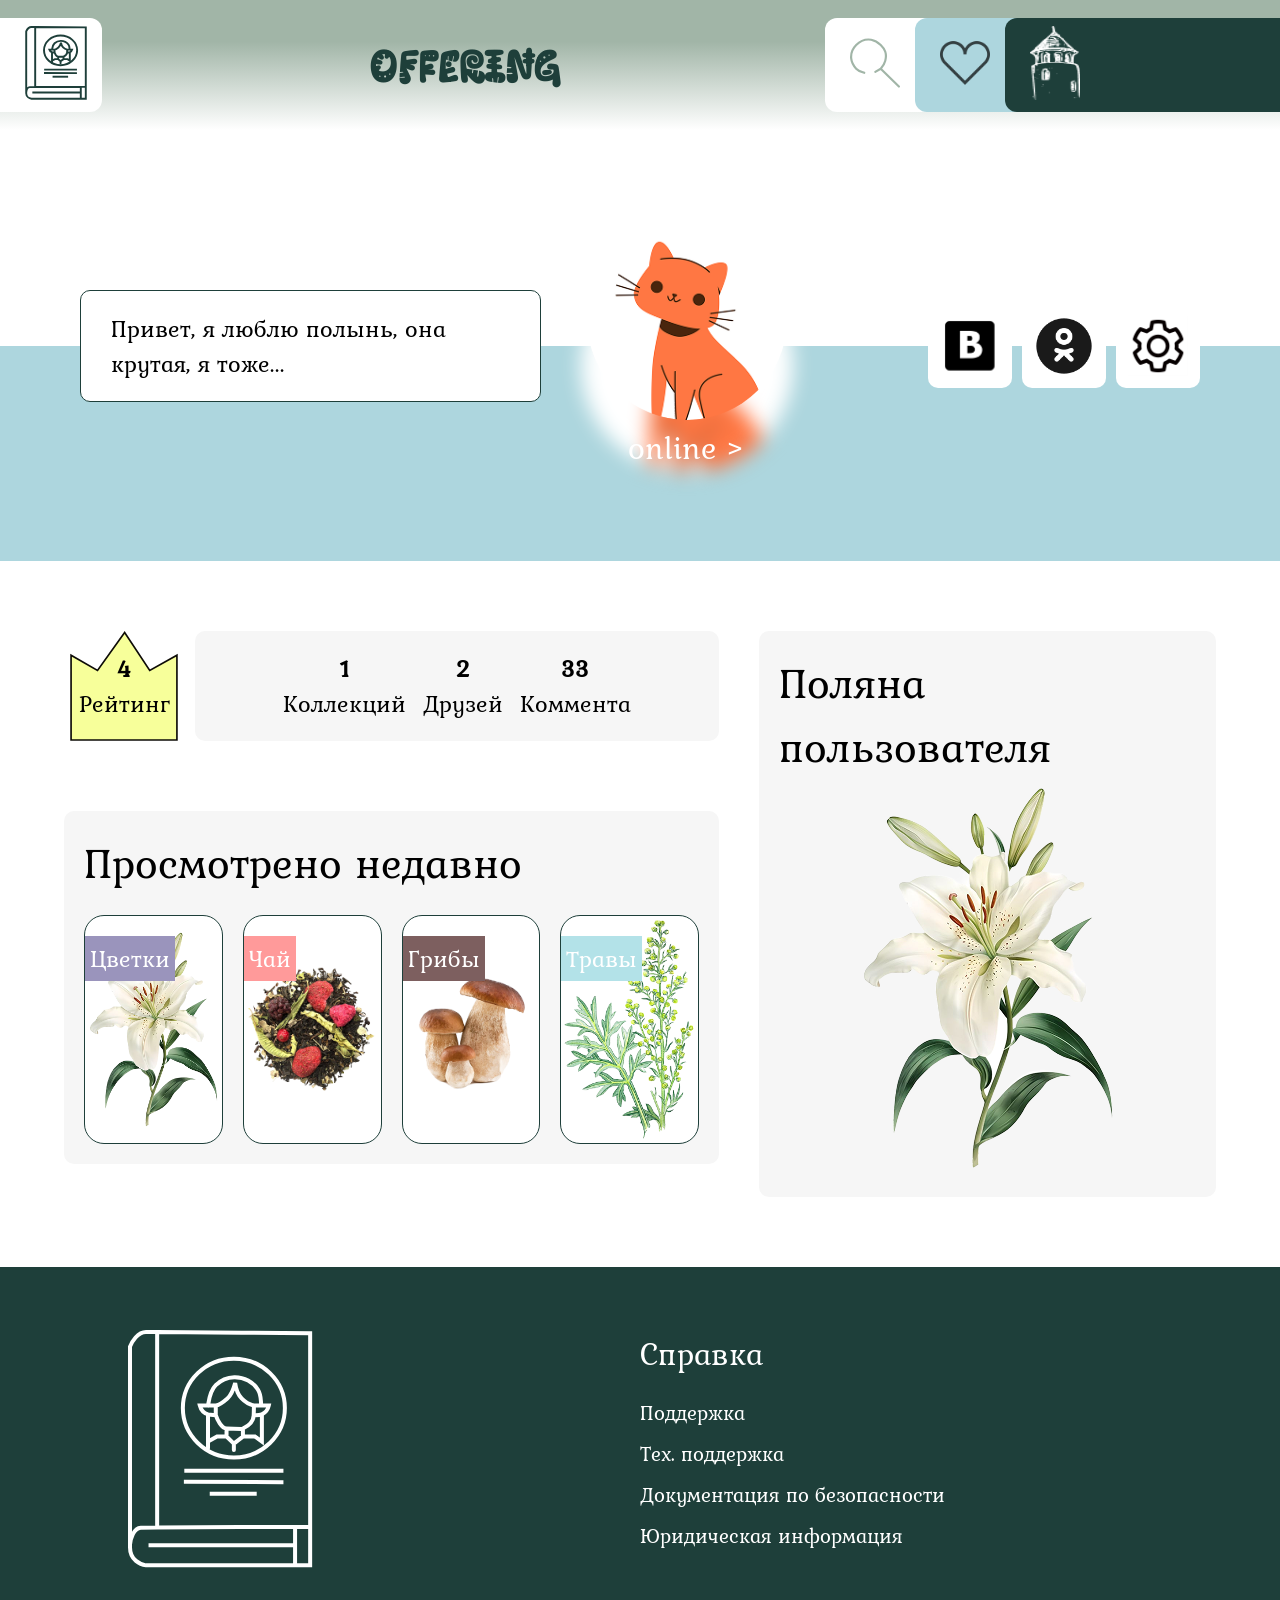
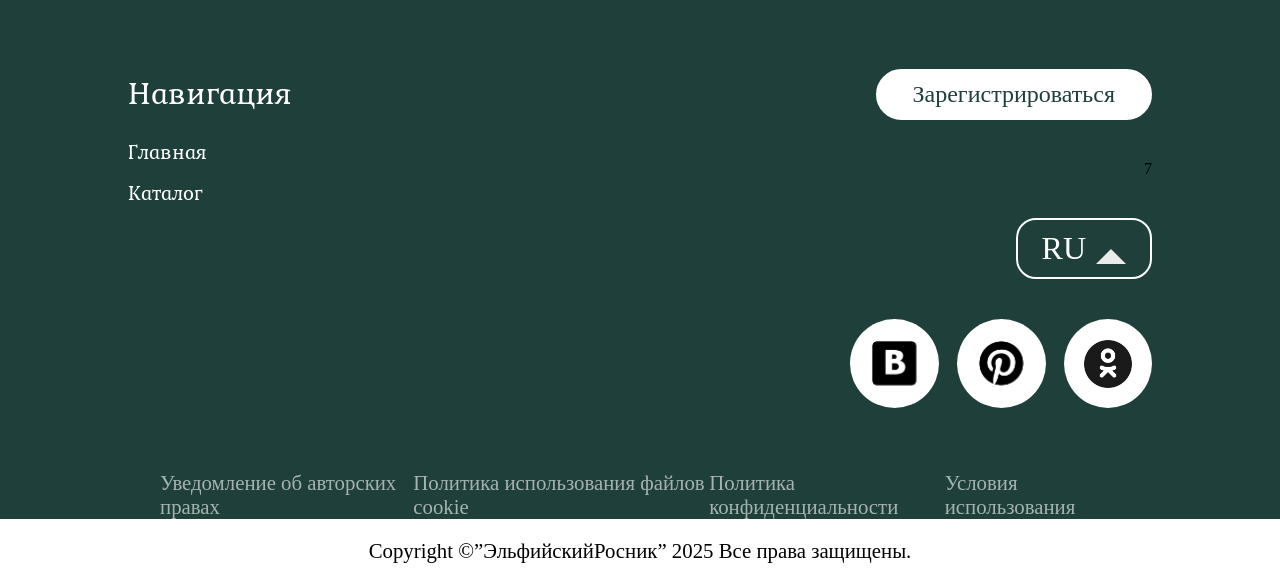
<file: pages/account.html>
<!DOCTYPE html>
<html lang="ru">
<head>
    <meta charset="UTF-8">
    <meta name="viewport" content="width=device-width, initial-scale=1.0">
    <link rel="stylesheet" href="/static/css/style.css">
    <link rel="stylesheet" href="/static/css/pages/account/blocks.css">
    <title>Аккаунт</title>
</head>
<body>
    <header class="header">
        <div class="header_block-logo">
            <a href="index.html"><img class="header_logo" src="/static/pic/base/header/logo.svg" alt="Логотип"></a>
        </div>
        <h1 class="header_username">Offering</h1>
        <nav class="navigation">
            <div class="navigation_block-menu">
                <img class="navigation_menu" src="/static/pic/base/header/menu.png" alt="меню" />
            </div>
            <div class="navigation_back navigation_back--white">
                <div class="navigation_block-icon">
                    <a href="search.html"><img class="navigation_icon" src="/static/pic/base/navigation/search.svg" alt="Поиск" /></a>
                </div>
                <div class="navigation_back navigation_back--blue">
                    <div class="navigation_block-icon">
                        <a  href="favorite.html"><img class="navigation_icon" src="/static/pic/base/navigation/favorites.svg" alt="Избранное" /></a>
                    </div>
                    <div class="navigation_back navigation_back--green">
                        <div class="navigation_block-icon">
                            <a href="account.html"><img class="navigation_icon" src="/static/pic/base/navigation/account.png" alt="Аккаунт" /></a>
                        </div>
                    </div>
                </div>
            </div>
        </nav>
    </header>
    <main class="main">
        <section class="account-hat wrapper">
            <div class="account-hat_quote">
                <div class="account-hat_quote-content">
                    <h2 class="account-hat_quote-title">Привет, я люблю полынь, она крутая, я тоже...</h2>
                </div>
            </div>
            <div class="account-hat_user">
                <div class="account-hat_user-content">
                    <img class="account-hat_user-img" src="/static/pic/account/account-hat/avatar.png">
                    <p class="account-hat_user-status">online ></p>
                </div>
            </div>
            <div class="account-hat_additionally">
                <div class="account-hat_icon-block">
                    <img class="account-hat_icon" src="/static/pic/base/footer/icon-vkontakte.svg" alt="вконтакте" />
                </div>
                <div class="account-hat_icon-block">
                    <img class="account-hat_icon" src="/static/pic/base/footer/icon-OK.svg" alt="одноклассники" />
                </div>
                <div class="account-hat_icon-block">
                    <img class="account-hat_icon" src="/static/pic/account/account-hat/setting.png" alt="" />
                </div>
            </div>
        </section>
        <section class="info wrapper">
            <div class="info_content">
                <div class="info_active">
                    <div class="info_active-rating">
                        <h3 class="info_active-count">4</h3>
                        <p class="info_active-title">Рейтинг</p>
                    </div>
                    <div class="info_active-content">
                        <div class="info_active-block">
                            <h3 class="info_active-count">1</h3>
                            <p class="info_active-title">Коллекций</p>
                        </div>
                        <div class="info_active-block">
                            <h3 class="info_active-count">2</h3>
                            <p class="info_active-title">Друзей</p>
                        </div>
                        <div class="info_active-block">
                            <h3 class="info_active-count">33</h3>
                            <p class="info_active-title">Коммента</p>
                        </div>
                    </div>
                </div>
                <div class="info_card-block">
                    <h4 class="info_card-block-title">Просмотрено недавно</h4>
                    <div class="info_card-list">
                        <article class="info_card">
                            <div class="info_card-tag info_card-tag--flower">
                                <p class="info_card-text">
                                    Цветки
                                </p>
                            </div>
                            <img class="info_card-img" src="/static/pic/base/card/flover.png" alt="" />
                        </article>
                        <article class="info_card">
                            <div class="info_card-tag info_card-tag--collection">
                                <p class="info_card-text">
                                    Чай
                                </p>
                            </div>
                            <img class="info_card-img" src="/static/pic/base/card/tea.png" alt="" />
                        </article>
                        <article class="info_card">
                            <div class="info_card-tag info_card-tag--mushroom">
                                <p class="info_card-text">
                                    Грибы
                                </p>
                            </div>
                            <img class="info_card-img" src="/static/pic/base/card/mush.png" alt="" />
                        </article>
                        <article class="info_card">
                            <div class="info_card-tag info_card-tag--grass">
                                <p class="info_card-text">
                                    Травы
                                </p>
                            </div>
                            <img class="info_card-img" src="/static/pic/base/card/grass.png" alt="" />
                        </article>
                    </div>
                </div>
            </div>
            <div class="info_block">
                <h4 class="info_block-title">Поляна пользователя</h4>
                <img class="info_block-img" src="/static/pic/base/card/flover.png" alt="" />
            </div>
        </section>
    </main>
    <footer class="footer">
            <div class="footer_container ">
                <div class="footer_content wrapper">
                    <a href="index.html" class="footer_logo">
                        <img class="footer_logo-icon" src="/static/pic/base/footer/logo.svg" alt="логотип">
                    </a>
                    <div class="footer_content-text">
                        <h3 class="footer_content-title">Справка</h3>
                        <div class="footer_block-text">
                            <a class="footer_text" href="/"><p>Поддержка</p></a>
                            <a class="footer_text" href="/"><p>Тех. поддержка</p></a>
                            <a class="footer_text" href="/"><p>Документация по безопасности</p></a>
                            <a class="footer_text" href="/"><p>Юридическая информация</p></a>
                        </div>
                    </div>
                    <div class="footer_content-text">
                        <h3 class="footer_content-title">Навигация</h3>
                        <div class="footer_block-text">
                            <a class="footer_text" href="index.html"><p>Главная</p></a>
                            <a class="footer_text" href="#"><p>Каталог</p></a>
                        </div>
                    </div>
                    <div class="footer_btn-block">
                        <a href="regidtration.html"><button class="btn btn--white">Зарегистрироваться</button></a>7
                        <div class="lang">
                            <div class="lang_block lang_block--white">
                                <p class="lang_selector lang_selector--white">RU</p>
                                <div class="lang_arrow lang_arrow--white"></div>
                            </div>
                        </div>
                        <div class="footer_social">
                            <div class="footer_social-block">
                                <img class="footer_social-icon" src="/static/pic/base/footer/icon-vkontakte.svg" alt="вконтакте" />
                            </div>
                            <div class="footer_social-block">
                                <img class="footer_social-icon" src="/static/pic/base/footer/icon-pinterest.svg" alt="пинтерест" />
                            </div>
                            <div class="footer_social-block">
                                <img class="footer_social-icon" src="/static/pic/base/footer/icon-OK.svg" alt="одноклассники" />
                            </div>
                        </div>
                    </div>
                </div>
                <div class="footer_politic">
                    <a href="/" class="footer_politic-text" ><p>Уведомление об авторских правах</p></a>
                    <a href="/" class="footer_politic-text"><p>Политика использования файлов cookie</p></a>
                    <a href="/" class="footer_politic-text"><p>Политика конфиденциальности</p></a>
                    <a href="/" class="footer_politic-text"><p>Условия использования</p></a>
                </div>
            </div>
            <div class="footer_company">
                <p class="footer_company-text">Copyright &copy;”ЭльфийскийРосник” 2025 Все права защищены.</p>
            </div>
            <p class="footer_decor">Эльфийский росник</p>
        </footer>
</body>
</html>
</file>
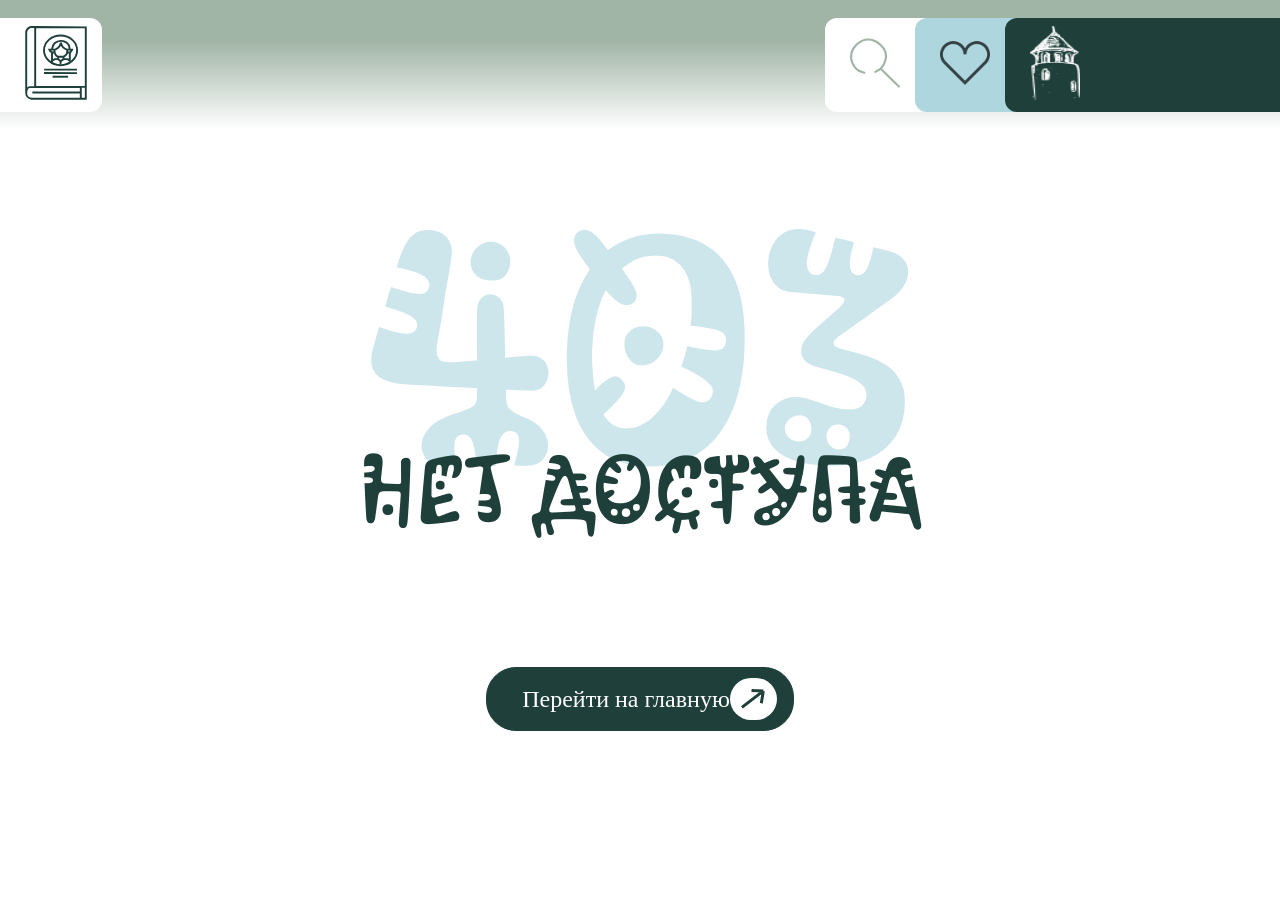
<file: pages/error403.html>
<!doctype html>
<html lang="en">
<head>
  <meta charset="UTF-8">
  <meta name="viewport"
        content="width=device-width, user-scalable=no, initial-scale=1.0, maximum-scale=1.0, minimum-scale=1.0">
  <link rel="stylesheet" href="../static/css/style.css">
  <link rel="stylesheet" href="../static/css/pages/errors/error.css">
  <title>Ошибка 403</title>
</head>
<body>
  <header class="header">
    <div class="header_block-logo">
        <a href="index.html"><img class="header_logo" src="/static/pic/base/header/logo.svg" alt="Логотип"></a>
    </div>
    <nav class="navigation">
        <div class="navigation_block-menu">
            <img class="navigation_menu" src="/static/pic/base/header/menu.png">
        </div>
        <div class="navigation_back navigation_back--white">
            <div class="navigation_block-icon">
                <a href="search.html"><img class="navigation_icon" src="/static/pic/base/navigation/search.svg" alt="поиск"></a>
            </div>
            <div class="navigation_back navigation_back--blue">
                <div class="navigation_block-icon">
                    <a  href="d.html"><img class="navigation_icon" src="/static/pic/base/navigation/favorites.svg" alt="избранное"></a>
                </div>
                <div class="navigation_back navigation_back--green">
                    <div class="navigation_block-icon">
                        <a href="account.html"><img class="navigation_icon" src="/static/pic/base/navigation/account.png" alt="аккаунт"></a>
                    </div>
                </div>
            </div>
        </div>
    </nav>
  </header> 

<main class="main">
  <section class="error wrapper">
    <div class="error_title-block">
      <h1 class="error_number error_number--blue">403</h1>
      <h2 class="error_title">Нет доступа</h2>
    </div>
    <div class="error_title-block">
      <button class="btn btn--right-padding">
        Перейти на главную
        <div class="error_arrow-block">
          <img class="error_arrow" src="../static/pic/index/page-main/arrow.svg" alt="Стрелка">
        </div>
      </button>
    </div>
  </section>
</main>
</body>
</html>
</file>
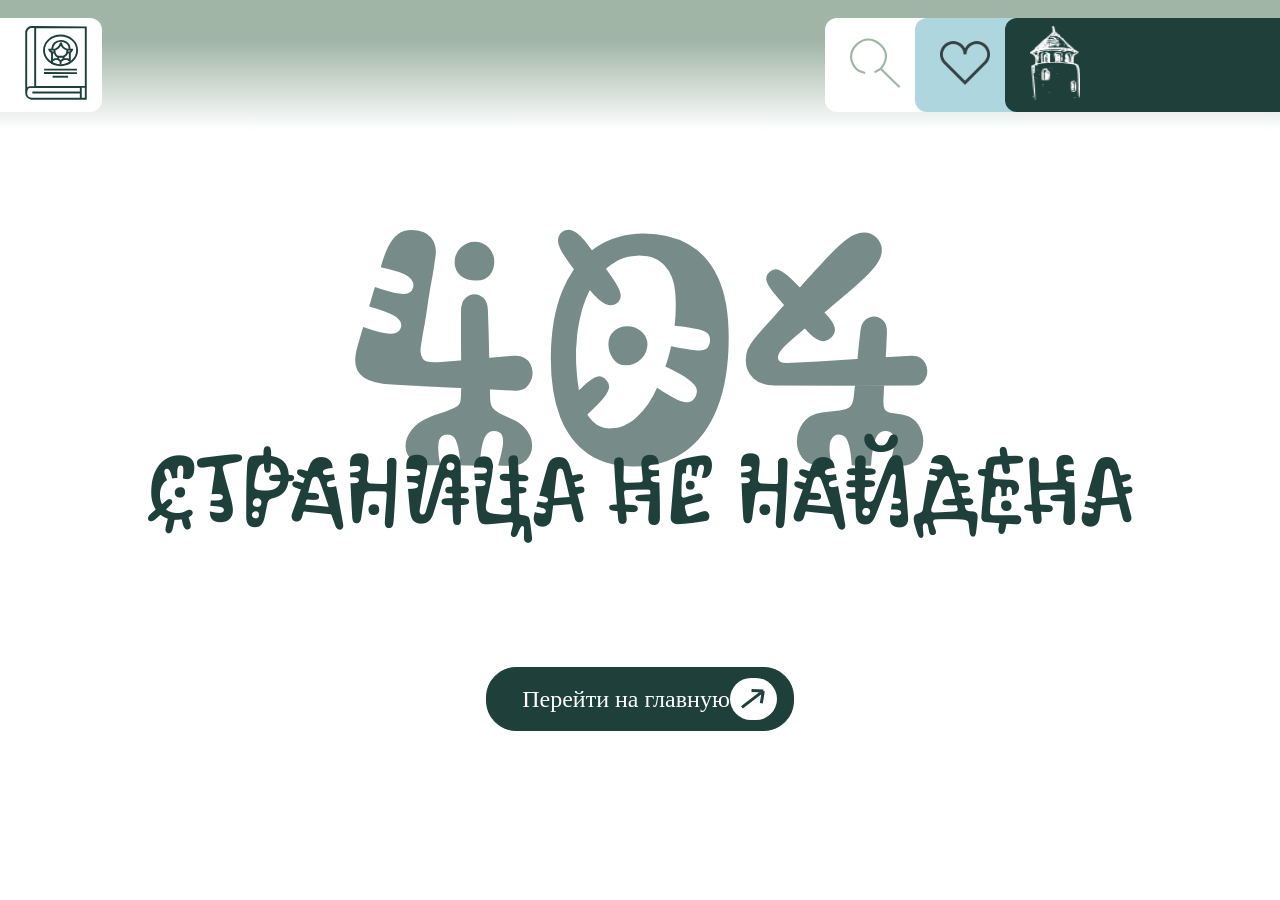
<file: pages/error404.html>
<!doctype html>
<html lang="en">
<head>
    <meta charset="UTF-8">
    <meta name="viewport"
          content="width=device-width, user-scalable=no, initial-scale=1.0, maximum-scale=1.0, minimum-scale=1.0">
    <link rel="stylesheet" href="../static/css/style.css">
    <link rel="stylesheet" href="../static/css/pages/errors/error.css">
    <title>Ошибка 404</title>
</head>
<body>
  <header class="header">
    <div class="header_block-logo">
        <a href="index.html"><img class="header_logo" src="/static/pic/base/header/logo.svg" alt="Логотип"></a>
    </div>
    <nav class="navigation">
        <div class="navigation_block-menu">
            <img class="navigation_menu" src="/static/pic/base/header/menu.png">
        </div>
        <div class="navigation_back navigation_back--white">
            <div class="navigation_block-icon">
                <a href="search.html"><img class="navigation_icon" src="/static/pic/base/navigation/search.svg" alt="поиск"></a>
            </div>
            <div class="navigation_back navigation_back--blue">
                <div class="navigation_block-icon">
                    <a  href="d.html"><img class="navigation_icon" src="/static/pic/base/navigation/favorites.svg" alt="избранное"></a>
                </div>
                <div class="navigation_back navigation_back--green">
                    <div class="navigation_block-icon">
                        <a href="account.html"><img class="navigation_icon" src="/static/pic/base/navigation/account.png" alt="аккаунт"></a>
                    </div>
                </div>
            </div>
        </div>
    </nav>
  </header> 

<main class="main">
    <section class="error wrapper">
        <div class="error_title-block">
            <h1 class="error_number">404</h1>
            <h2 class="error_title">Страница не найдена</h2>
        </div>
        <div class="error_title-block">
            <button class="btn btn--right-padding">
                Перейти на главную
                <div class="error_arrow-block">
                    <img class="error_arrow" src="../static/pic/index/page-main/arrow.svg" alt="Стрелка">
                </div>
            </button>
        </div>
    </section>
</main>
</body>
</html>
</file>
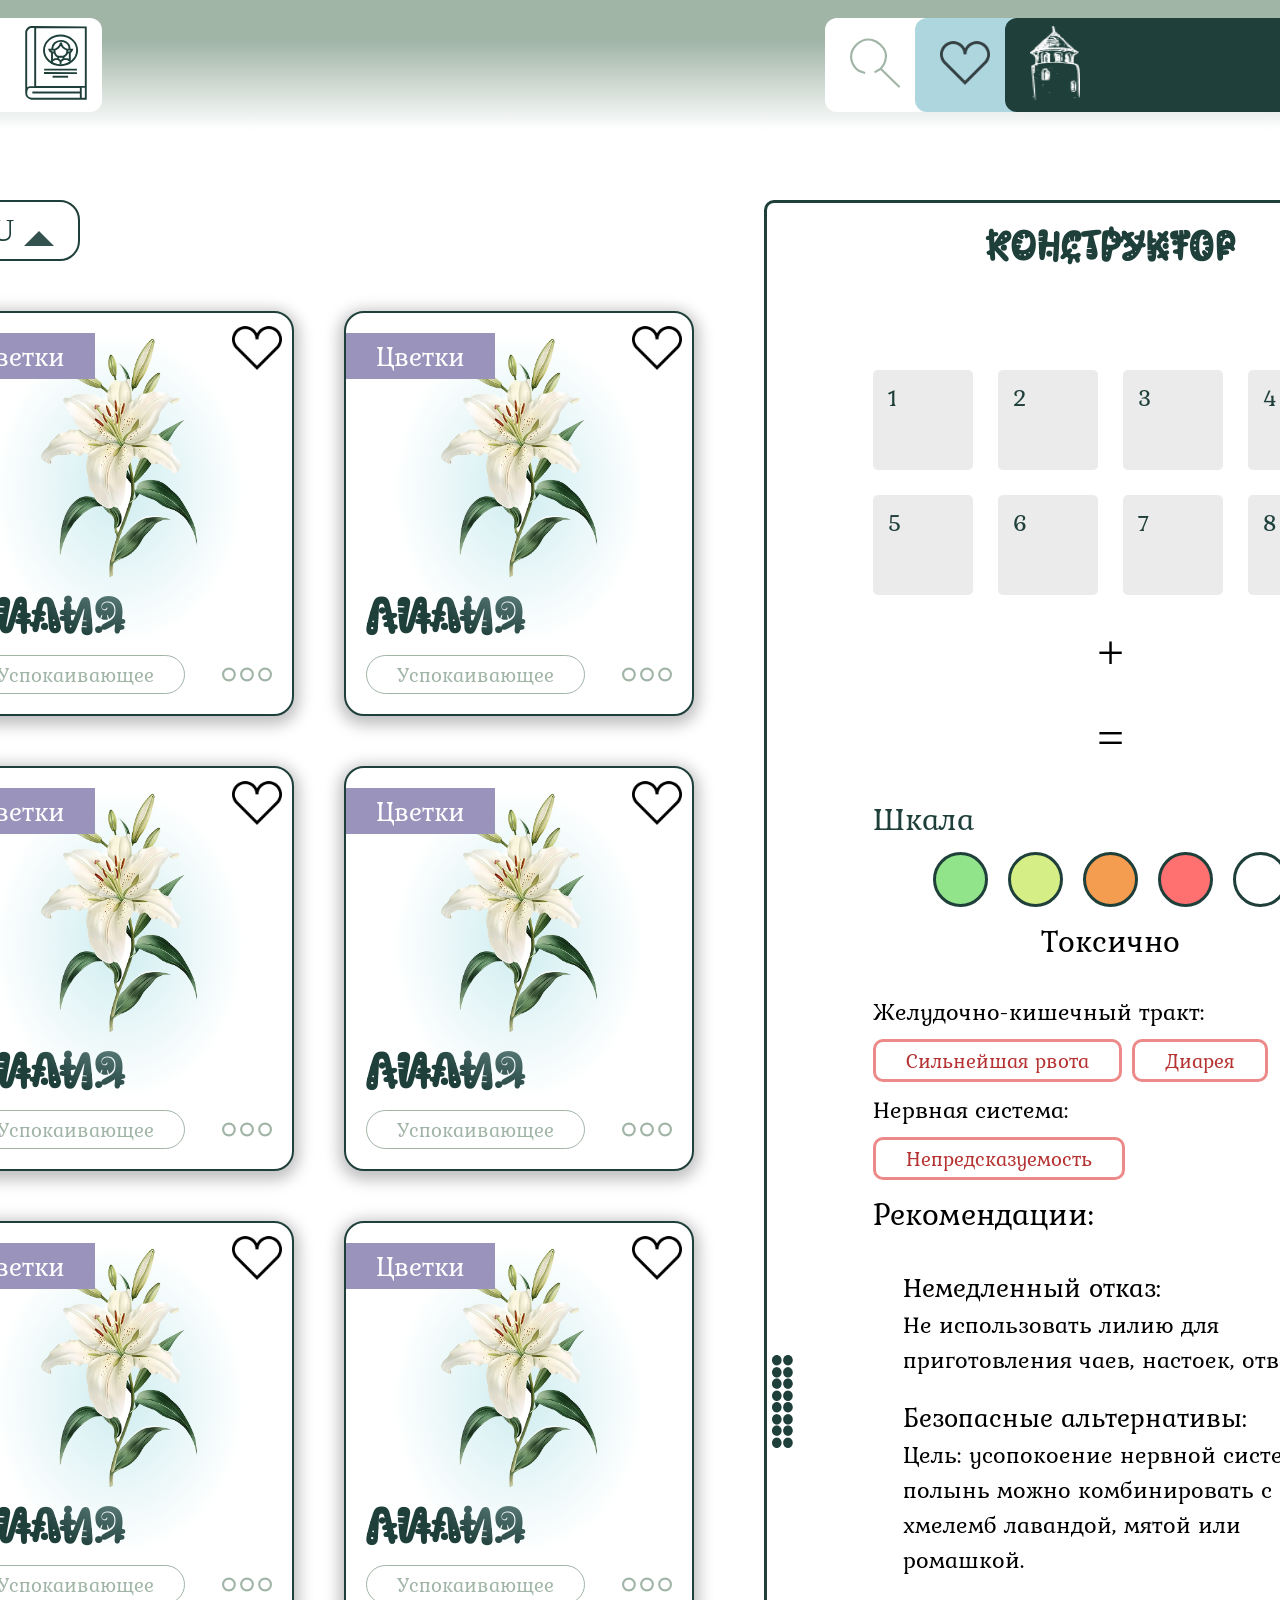
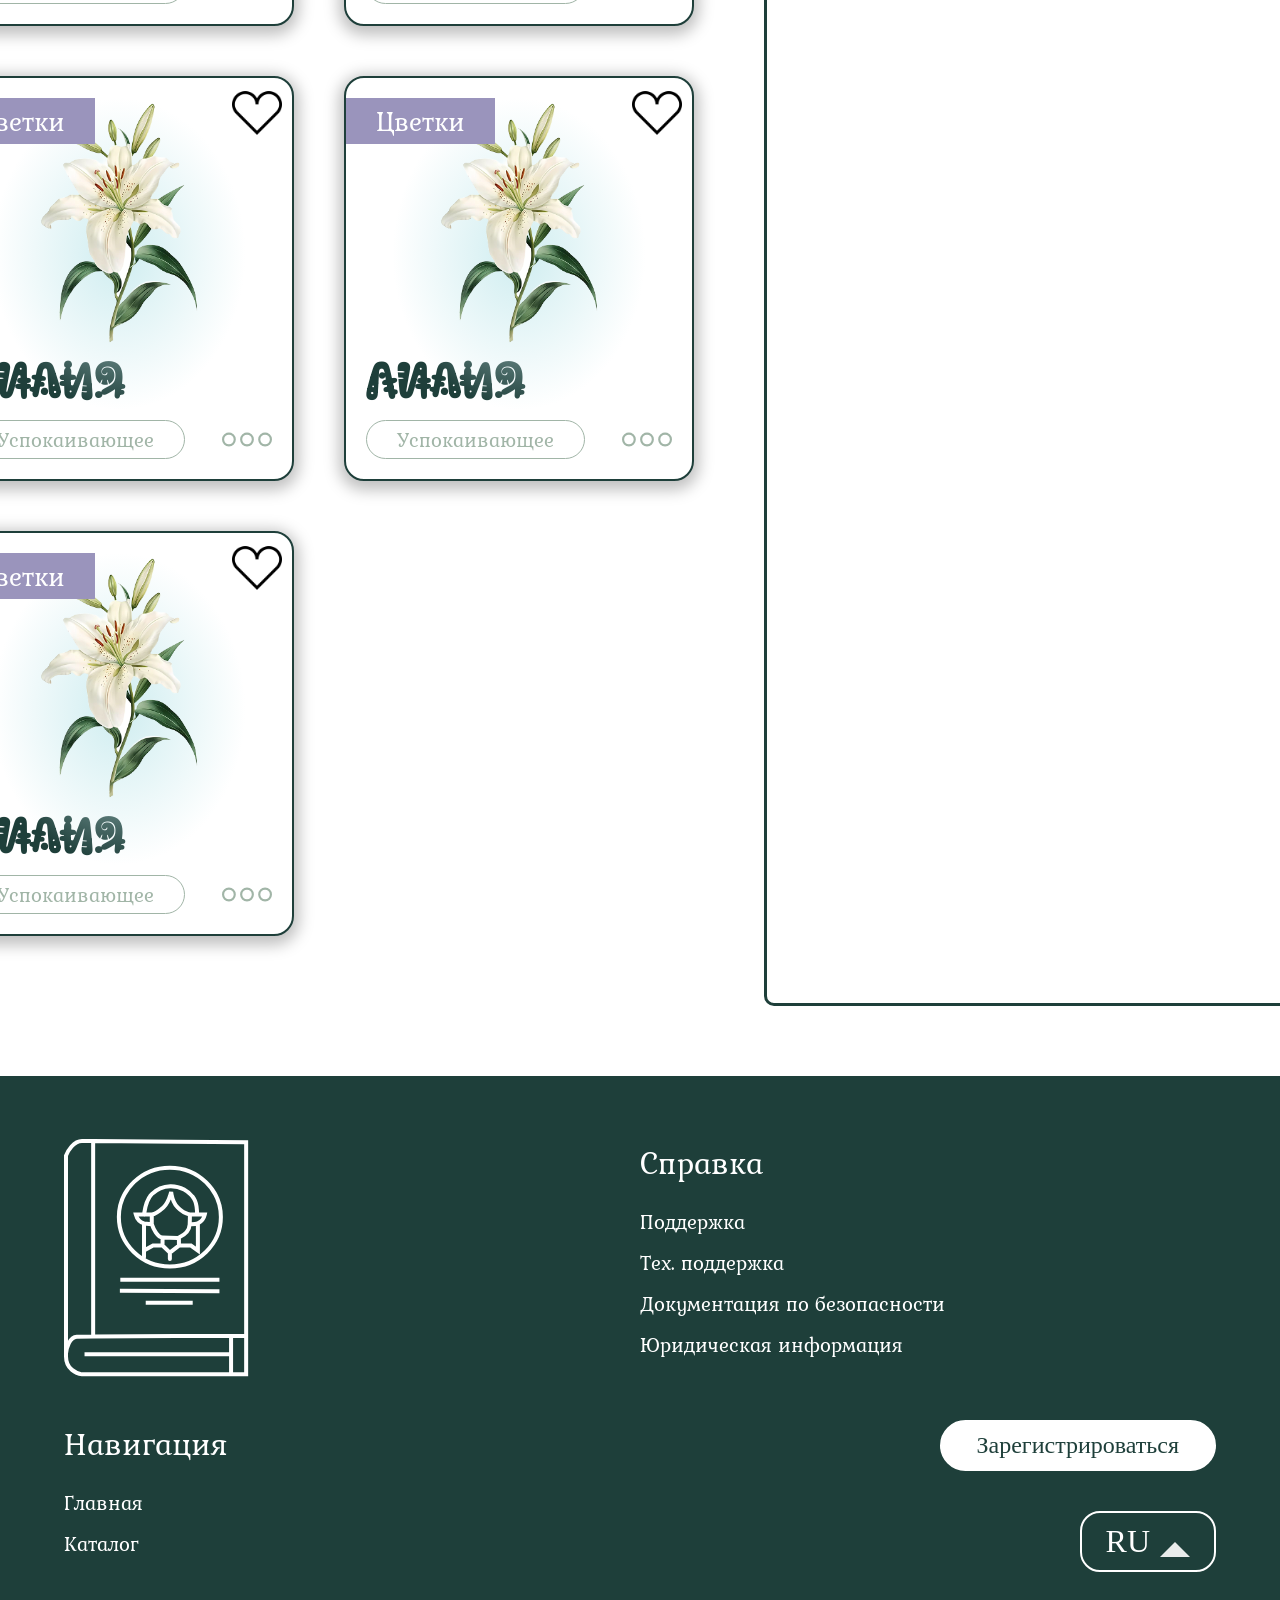
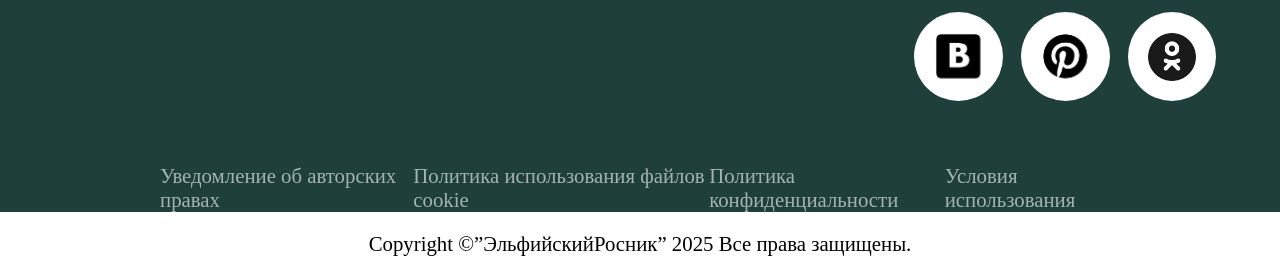
<file: pages/favorite.html>
<!DOCTYPE html>
<html lang="en">
<head>
    <meta charset="UTF-8">
    <meta name="viewport" content="width=device-width, initial-scale=1.0">
    <link rel="stylesheet" href="../static/css/style.css">
    <link rel="stylesheet" href="../static/css/pages/favorite/blocks.css">
    <title>Избранное</title>
</head>
<body>
    <header class="header">
        <div class="header_block-logo">
            <a href="index.html"><img class="header_logo" src="../static/pic/base/header/logo.svg" alt="Логотип"></a>
        </div>
        <nav class="navigation">
            <div class="navigation_block-menu">
                <img class="navigation_menu" src="../static/pic/base/header/menu.png" alt="меню" />
            </div>
            <div class="navigation_back navigation_back--white">
                <div class="navigation_block-icon">
                    <a href="search.html"><img class="navigation_icon" src="../static/pic/base/navigation/search.svg" alt="Поиск" /></a>
                </div>
                <div class="navigation_back navigation_back--blue">
                    <div class="navigation_block-icon">
                        <a  href="favorite.html"><img class="navigation_icon" src="../static/pic/base/navigation/favorites.svg" alt="Избранное" /></a>
                    </div>
                    <div class="navigation_back navigation_back--green">
                        <div class="navigation_block-icon">
                            <a href="account.html"><img class="navigation_icon" src="../static/pic/base/navigation/account.png" alt="Аккаунт" /></a>
                        </div>
                    </div>
                </div>
            </div>
        </nav>
    </header>
    <main class="main">
        <section class="favorites">
            <section class="catalog">
            <div class="catalog_header">
                <div class="lang">
                    <div class="lang_block">
                        <p class="lang_selector">RU</p>
                        <div class="lang_arrow"></div>
                    </div>
                </div>
                <div class="catalog_button-block">
                    <button class="catalog_button" >
                        <img class="catalog_button-icon" src="../static/pic/base/catalog/icon-amount-one.svg" alt="отображение по одному" />
                    </button>
                    <button class="catalog_button catalog_button--active">
                        <img class="catalog_button-icon" src="../static/pic/base/catalog/icon-amount-two.svg" alt="отображение по два" /> 
                    </button>
                </div>
            </div>
            <div class="catalog_content catalog_content--free-col">
                 <article class="card card--small">
                <div class="card_content card_content--flex">
                    <div class="card_content-main card_content-main--center">
                        <img class="card_img card_img--small" src="../static/pic/base/card/flover.png" alt="цветок" />
                        <div class="card_text-block">
                            <h3 class="card_title card_title--start">Лилия</h3>
                        </div>
                    </div>
                    <div class="card_content-text card_content-text--absolute">
                      <div class="card_favorite"></div>
                    </div>
                </div>
                <div class="card_footer">
                    <div class="tag tag--green">
                        <p>Успокаивающее</p>
                    </div>
                    <img class="card_dop" src="../static/pic/base/card/dop.svg" alt="дополнительно" />
                </div>
                <div class="card_category card_category--flower">
                    <p class="card_category-title">Цветки</p>
                </div>
            </article> <article class="card card--small">
                <div class="card_content card_content--flex">
                    <div class="card_content-main card_content-main--center">
                        <img class="card_img card_img--small" src="../static/pic/base/card/flover.png" alt="цветок" />
                        <div class="card_text-block">
                            <h3 class="card_title card_title--start">Лилия</h3>
                        </div>
                    </div>
                    <div class="card_content-text card_content-text--absolute">
                      <div class="card_favorite"></div>
                    </div>
                </div>
                <div class="card_footer">
                    <div class="tag tag--green">
                        <p>Успокаивающее</p>
                    </div>
                    <img class="card_dop" src="../static/pic/base/card/dop.svg" alt="дополнительно" />
                </div>
                <div class="card_category card_category--flower">
                    <p class="card_category-title">Цветки</p>
                </div>
            </article> <article class="card card--small">
                <div class="card_content card_content--flex">
                    <div class="card_content-main card_content-main--center">
                        <img class="card_img card_img--small" src="../static/pic/base/card/flover.png" alt="цветок" />
                        <div class="card_text-block">
                            <h3 class="card_title card_title--start">Лилия</h3>
                        </div>
                    </div>
                    <div class="card_content-text card_content-text--absolute">
                      <div class="card_favorite"></div>
                    </div>
                </div>
                <div class="card_footer">
                    <div class="tag tag--green">
                        <p>Успокаивающее</p>
                    </div>
                    <img class="card_dop" src="../static/pic/base/card/dop.svg" alt="дополнительно" />
                </div>
                <div class="card_category card_category--flower">
                    <p class="card_category-title">Цветки</p>
                </div>
            </article> <article class="card card--small">
                <div class="card_content card_content--flex">
                    <div class="card_content-main card_content-main--center">
                        <img class="card_img card_img--small" src="../static/pic/base/card/flover.png" alt="цветок" />
                        <div class="card_text-block">
                            <h3 class="card_title card_title--start">Лилия</h3>
                        </div>
                    </div>
                    <div class="card_content-text card_content-text--absolute">
                      <div class="card_favorite"></div>
                    </div>
                </div>
                <div class="card_footer">
                    <div class="tag tag--green">
                        <p>Успокаивающее</p>
                    </div>
                    <img class="card_dop" src="../static/pic/base/card/dop.svg" alt="дополнительно" />
                </div>
                <div class="card_category card_category--flower">
                    <p class="card_category-title">Цветки</p>
                </div>
            </article> <article class="card card--small">
                <div class="card_content card_content--flex">
                    <div class="card_content-main card_content-main--center">
                        <img class="card_img card_img--small" src="../static/pic/base/card/flover.png" alt="цветок" />
                        <div class="card_text-block">
                            <h3 class="card_title card_title--start">Лилия</h3>
                        </div>
                    </div>
                    <div class="card_content-text card_content-text--absolute">
                      <div class="card_favorite"></div>
                    </div>
                </div>
                <div class="card_footer">
                    <div class="tag tag--green">
                        <p>Успокаивающее</p>
                    </div>
                    <img class="card_dop" src="../static/pic/base/card/dop.svg" alt="дополнительно" />
                </div>
                <div class="card_category card_category--flower">
                    <p class="card_category-title">Цветки</p>
                </div>
            </article> <article class="card card--small">
                <div class="card_content card_content--flex">
                    <div class="card_content-main card_content-main--center">
                        <img class="card_img card_img--small" src="../static/pic/base/card/flover.png" alt="цветок" />
                        <div class="card_text-block">
                            <h3 class="card_title card_title--start">Лилия</h3>
                        </div>
                    </div>
                    <div class="card_content-text card_content-text--absolute">
                      <div class="card_favorite"></div>
                    </div>
                </div>
                <div class="card_footer">
                    <div class="tag tag--green">
                        <p>Успокаивающее</p>
                    </div>
                    <img class="card_dop" src="../static/pic/base/card/dop.svg" alt="дополнительно"/>
                </div>
                <div class="card_category card_category--flower">
                    <p class="card_category-title">Цветки</p>
                </div>
            </article> <article class="card card--small">
                <div class="card_content card_content--flex">
                    <div class="card_content-main card_content-main--center">
                        <img class="card_img card_img--small" src="../static/pic/base/card/flover.png" alt="цветок" />
                        <div class="card_text-block">
                            <h3 class="card_title card_title--start">Лилия</h3>
                        </div>
                    </div>
                    <div class="card_content-text card_content-text--absolute">
                      <div class="card_favorite"></div>
                    </div>
                </div>
                <div class="card_footer">
                    <div class="tag tag--green">
                        <p>Успокаивающее</p>
                    </div>
                    <img class="card_dop" src="../static/pic/base/card/dop.svg" alt="дополнительно" />
                </div>
                <div class="card_category card_category--flower">
                    <p class="card_category-title">Цветки</p>
                </div>
            </article> <article class="card card--small">
                <div class="card_content card_content--flex">
                    <div class="card_content-main card_content-main--center">
                        <img class="card_img card_img--small" src="../static/pic/base/card/flover.png" alt="цветок" />
                        <div class="card_text-block">
                            <h3 class="card_title card_title--start">Лилия</h3>
                        </div>
                    </div>
                    <div class="card_content-text card_content-text--absolute">
                      <div class="card_favorite"></div>
                    </div>
                </div>
                <div class="card_footer">
                    <div class="tag tag--green">
                        <p>Успокаивающее</p>
                    </div>
                    <img class="card_dop" src="../static/pic/base/card/dop.svg" alt="дополнительно" />
                </div>
                <div class="card_category card_category--flower">
                    <p class="card_category-title">Цветки</p>
                </div>
            </article> <article class="card card--small">
                <div class="card_content card_content--flex">
                    <div class="card_content-main card_content-main--center">
                        <img class="card_img card_img--small" src="../static/pic/base/card/flover.png" alt="цветок" />
                        <div class="card_text-block">
                            <h3 class="card_title card_title--start">Лилия</h3>
                        </div>
                    </div>
                    <div class="card_content-text card_content-text--absolute">
                      <div class="card_favorite"></div>
                    </div>
                </div>
                <div class="card_footer">
                    <div class="tag tag--green">
                        <p>Успокаивающее</p>
                    </div>
                    <img class="card_dop" src="../static/pic/base/card/dop.svg" alt="дополнительно" />
                </div>
                <div class="card_category card_category--flower">
                    <p class="card_category-title">Цветки</p>
                </div>
            </article>
            </section>
            <section class="constructor">
                <div class="constructor_size"> 
                    <img src="../static/pic/favorite/constructor/size.png" alt="изменить размер" />
                </div>
                <div class="constructor_content">
                    <h1 class="constructor_title">Конструктор</h1>
                    <div class="constructor_block-plant">
                        <div class="constructor_block-input">
                            <p class="constructor_block-text">1</p>
                        </div>
                        <div class="constructor_block-input">
                            <p class="constructor_block-text">2</p>
                        </div>
                        <div class="constructor_block-input">
                            <p class="constructor_block-text">3</p>
                        </div>
                        <div class="constructor_block-input">
                            <p class="constructor_block-text">4</p>
                        </div>
                        <div class="constructor_block-input">
                            <p class="constructor_block-text">5</p>
                        </div>
                        <div class="constructor_block-input">
                            <p class="constructor_block-text">6</p>
                        </div>
                        <div class="constructor_block-input">
                            <p class="constructor_block-text">7</p>
                        </div>
                        <div class="constructor_block-input">
                            <p class="constructor_block-text">8</p>
                        </div>
                    </div>
                    <p class="constructor_text">+</p>
                    <p class="constructor_text">=</p>
                    <div class="constructor_scale">
                        <p class="constructor_scale-title">Шкала</p>
                        <div class="constructor_scale-block">
                            <div class="constructor_scale-circle constructor_scale-circle--green"></div>
                            <div class="constructor_scale-circle constructor_scale-circle--yellow"></div>
                            <div class="constructor_scale-circle constructor_scale-circle--orange"></div>
                            <div class="constructor_scale-circle constructor_scale-circle--red"></div>
                            <div class="constructor_scale-circle"></div>
                        </div>
                        <p class="constructor_scale-result">Токсично</p>
                    </div>

                    <div class="constructor_result">
                        <p class="constructor_result-subtitle">Желудочно-кишечный тракт:</p>
                        <div class="constructor_result_tags">
                            <div class="tag tag--contraindications">
                                <p>Сильнейшая рвота</p>
                            </div>
                            <div class="tag tag--contraindications">
                                <p>Диарея</p>
                            </div>
                        </div>
                        <p class="constructor_result-subtitle">Нервная система:</p>
                        <div class="constructor_result_tags">
                            <div class="tag tag--contraindications">
                                <p>Непредсказуемость</p>
                            </div>
                        </div>
                        <div class="constructor_recom">
                            <p class="constructor_recom-title">Рекомендации:</p>
                            <div class="constructor_recom-points">
                                <div class="constructor_recom-point">
                                    <p class="constructor_recom-subtitle">Немедленный отказ:</p>
                                    <p class="constructor_recom-text">Не использовать лилию для приготовления чаев, настоек, отваров</p>
                                </div>
                                <div>
                                    <p class="constructor_recom-subtitle">Безопасные альтернативы:</p>
                                    <p class="constructor_recom-text">
                                        Цель: усопокоение нервной системы - полынь можно комбинировать 
                                        с хмелемб лавандой, мятой или ромашкой.
                                    </p>
                                </div>
                            </div>
                      </div>
                    </div>
                    
                </div>
            </section>
        </section>
        
    </main>



    <footer class="footer">
            <div class="footer_container ">
                <div class="footer_content wrapper">
                    <a href="index.html" class="footer_logo">
                        <img class="footer_logo-icon" src="/static/pic/base/footer/logo.svg" alt="логотип" />
                    </a>
                    <div class="footer_content-text">
                        <h3 class="footer_content-title">Справка</h3>
                        <div class="footer_block-text">
                            <a class="footer_text" href="/"><p>Поддержка</p></a>
                            <a class="footer_text" href="/"><p>Тех. поддержка</p></a>
                            <a class="footer_text" href="/"><p>Документация по безопасности</p></a>
                            <a class="footer_text" href="/"><p>Юридическая информация</p></a>
                        </div>
                    </div>
                    <div class="footer_content-text">
                        <h3 class="footer_content-title">Навигация</h3>
                        <div class="footer_block-text">
                            <a class="footer_text" href="index.html"><p>Главная</p></a>
                            <a class="footer_text" href="#"><p>Каталог</p></a>
                        </div>
                    </div>
                    <div class="footer_btn-block">
                        <a href="regidtration.html"><button class="btn btn--white">Зарегистрироваться</button></a>
                        <div class="lang">
                            <div class="lang_block lang_block--white">
                                <p class="lang_selector lang_selector--white">RU</p>
                                <div class="lang_arrow lang_arrow--white"></div>
                            </div>
                        </div>
                        <div class="footer_social">
                            <div class="footer_social-block">
                                <img class="footer_social-icon" src="/static/pic/base/footer/icon-vkontakte.svg" alt="вконтакте" />
                            </div>
                            <div class="footer_social-block">
                                <img class="footer_social-icon" src="/static/pic/base/footer/icon-pinterest.svg" alt="пинтерест" />
                            </div>
                            <div class="footer_social-block">
                                <img class="footer_social-icon" src="/static/pic/base/footer/icon-OK.svg" alt="одноклассники" />
                            </div>
                        </div>
                    </div>
                </div>
                <div class="footer_politic">
                    <a href="/" class="footer_politic-text" ><p>Уведомление об авторских правах</p></a>
                    <a href="/" class="footer_politic-text"><p>Политика использования файлов cookie</p></a>
                    <a href="/" class="footer_politic-text"><p>Политика конфиденциальности</p></a>
                    <a href="/" class="footer_politic-text"><p>Условия использования</p></a>
                </div>
            </div>
            <div class="footer_company">
                <p class="footer_company-text">Copyright &copy;”ЭльфийскийРосник” 2025 Все права защищены.</p>
            </div>
            <p class="footer_decor">Эльфийский росник</p>
        </footer>
</body>
</html>
</file>
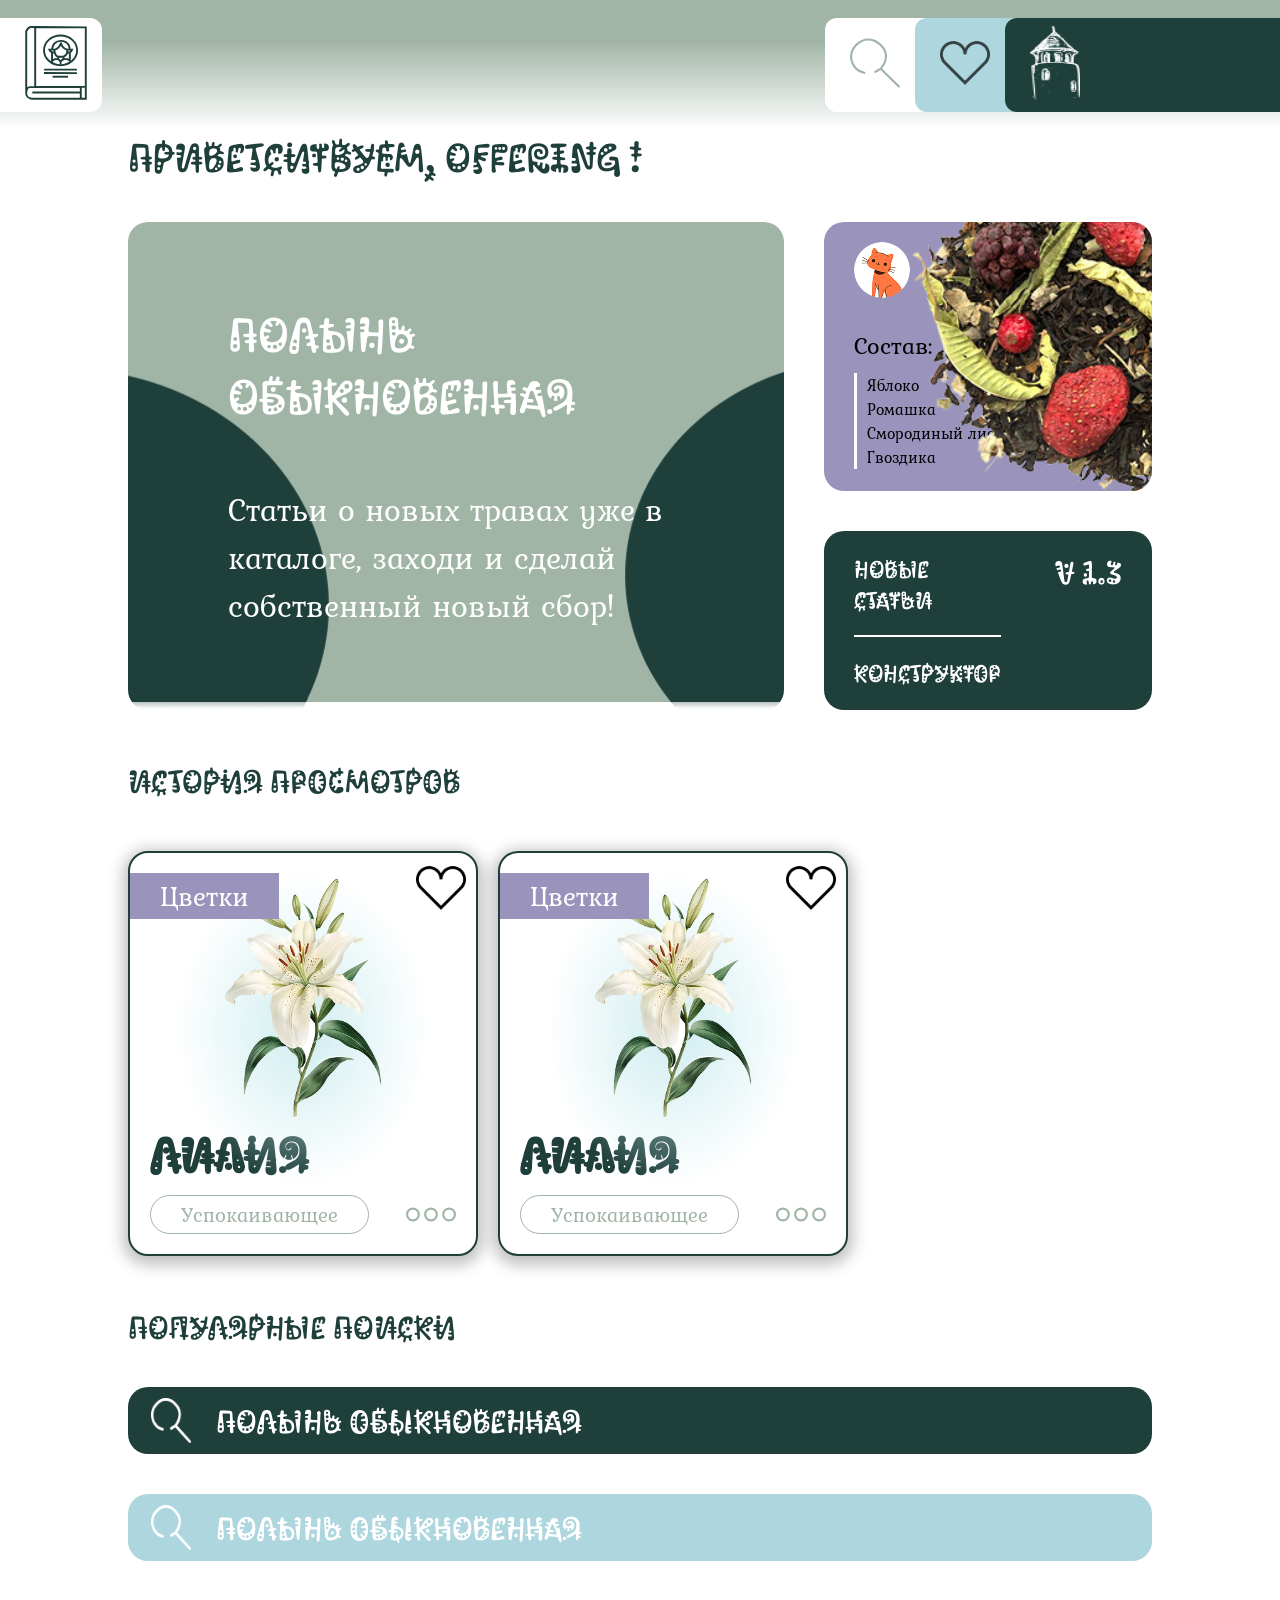
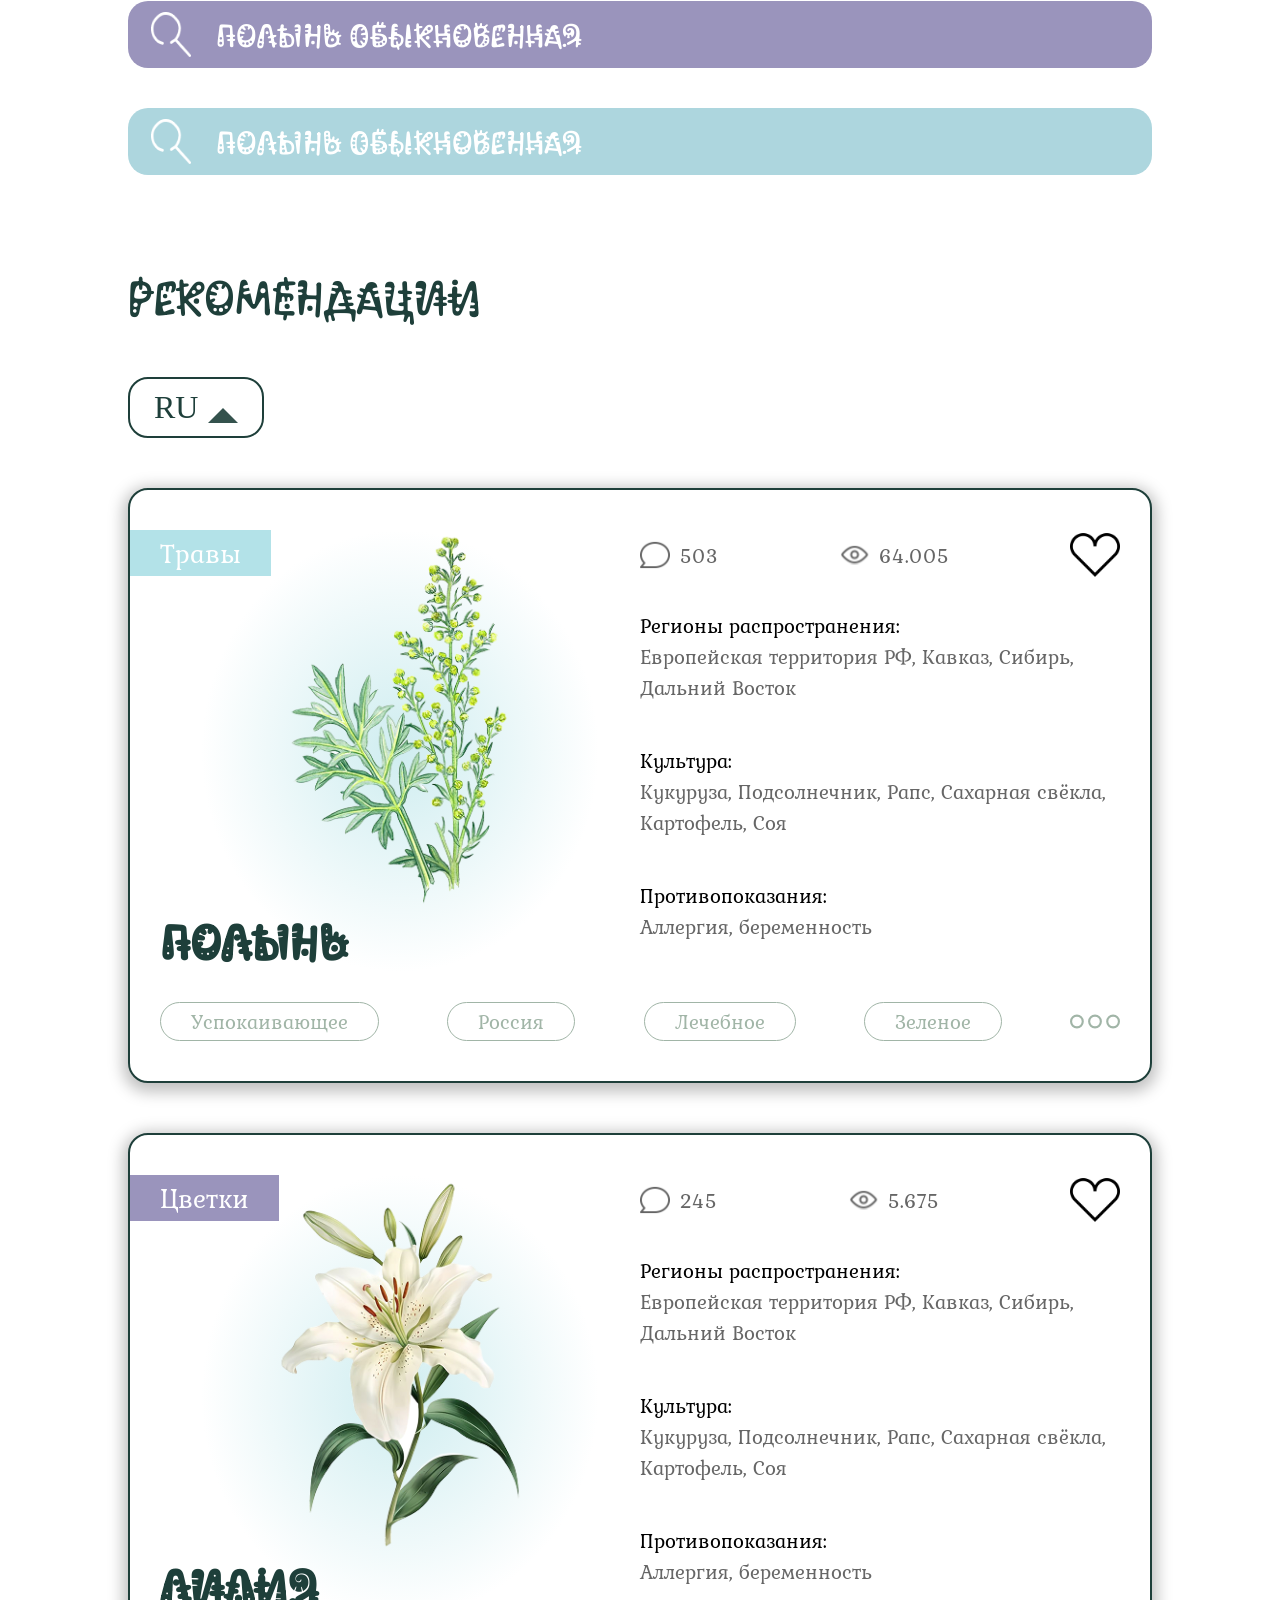
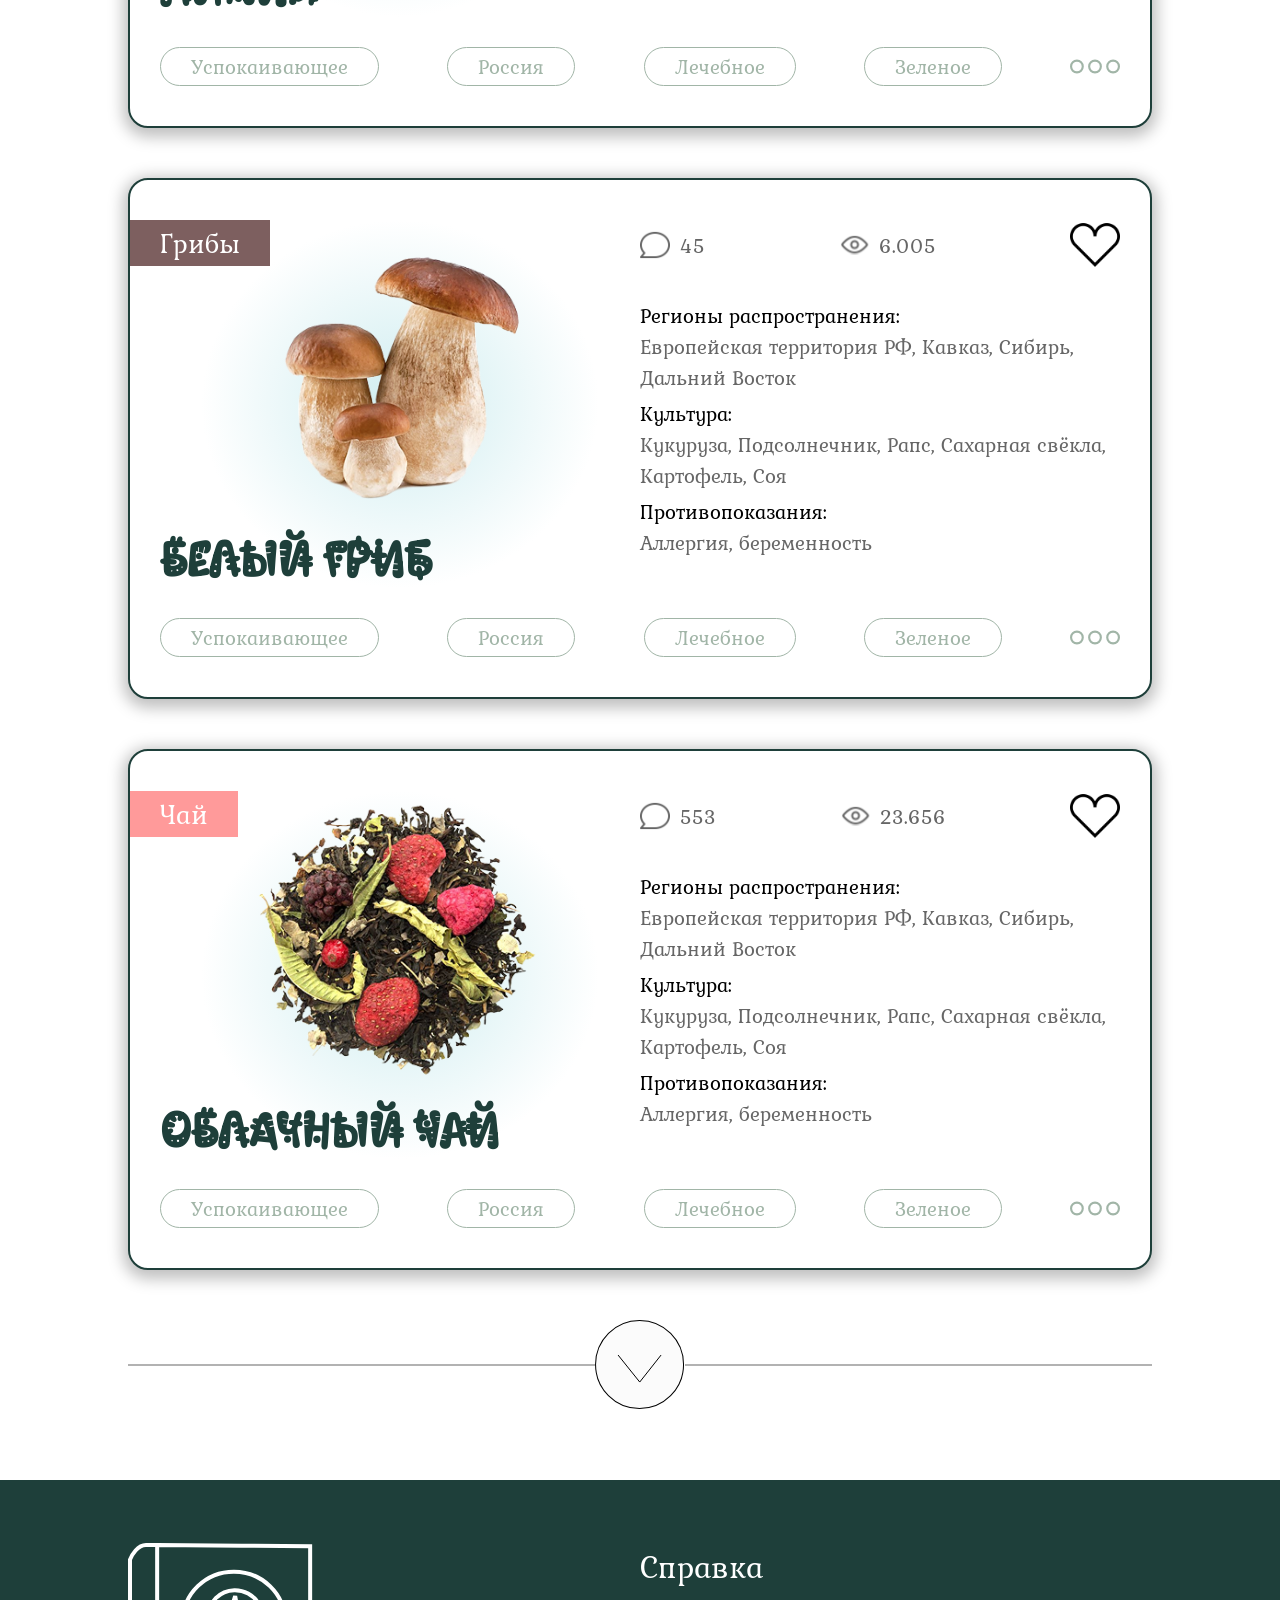
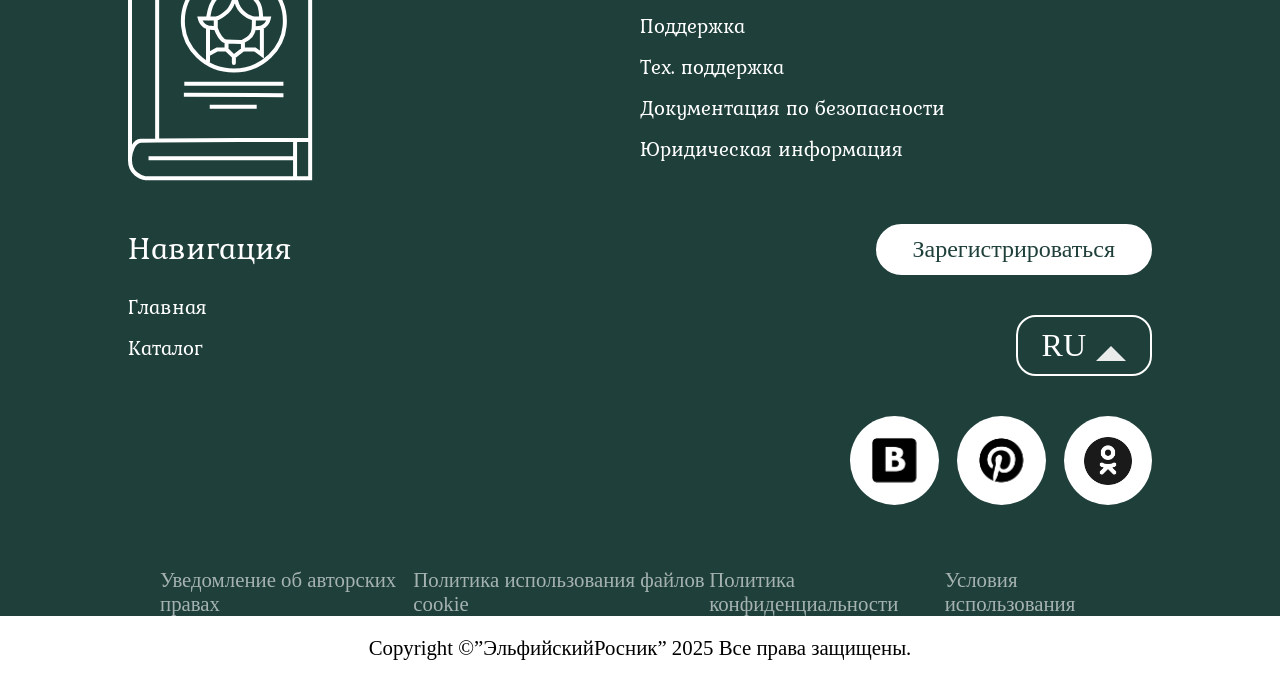
<file: pages/main.html>
<!DOCTYPE html>
<html lang="ru">
<head>
    <meta charset="UTF-8">
  <meta name="viewport" content="width=device-width, initial-scale=1.0">
  <link rel="stylesheet" href="../static/css/style.css">
  <link rel="stylesheet" href="../static/css/pages/main/blocks.css">
    <title>Главная</title>
</head>
<body>
  <header class="header">
    <div class="header_block-logo">
        <img class="header_logo" src="../static/pic/base/header/logo.svg" alt="Логотип">
    </div>
    <nav class="navigation">
        <div class="navigation_block-menu">
            <img class="navigation_menu" src="../static/pic/base/header/menu.png">
        </div>
        <div class="navigation_back navigation_back--white">
            <div class="navigation_block-icon">
                <a href="search.html"><img class="navigation_icon" src="../static/pic/base/navigation/search.svg" alt="поиск"></a>
            </div>
            <div class="navigation_back navigation_back--blue">
                <div class="navigation_block-icon">
                    <a  href="d.html"><img class="navigation_icon" src="/static/pic/base/navigation/favorites.svg" alt="избранное"></a>
                </div>
                <div class="navigation_back navigation_back--green">
                    <div class="navigation_block-icon">
                        <a href="account.html"><img class="navigation_icon" src="/static/pic/base/navigation/account.png" alt="аккаунт"></a>
                    </div>
                </div>
            </div>
        </div>
    </nav>
  </header> 

  <main class="main">
    <section class="hero wrapper">
      <h1 class="hero_title">Приветситвуем, OFFERING !</h1>
      <div class="hero_content">
        <div class="hero_banner">
            <div class="hero_banner-block">
              <h2 class="hero_banner-title">Полынь обыкновенная</h2>
              <p class="hero_banner-text">
                Статьи о новых травах уже в
                каталоге, заходи и сделай
                собственный новый сбор!
              </p>
            </div>
        </div>
        <div class="hero_feed">
          <div class="hero_feed-card">
            <div class="hero_feed-card-header">
              <img class="hero_feed-card-avatar" src="../static/pic/main/hero/avatar.png" alt="Аватар" />
              <p class="hero_feed-card-title">Чай облачный</p>
            </div>
            <div class="hero_feed-card-block">
              <p class="hero_feed-card-subtitle">Состав:</p>
              <div class="hero_feed-card-subblock">
                <div class="hero_feed-card-line"></div>
                <div>
                  <p class="hero_feed-card-text">Яблоко</p>
                  <p class="hero_feed-card-text">Ромашка</p>
                  <p class="hero_feed-card-text">Смородиный лист</p>
                  <p class="hero_feed-card-text">Гвоздика</p>
                </div>
              </div>
            </div>
          </div>
          <div class='hero_feed-block'>
            <div class="hero_feed-news">
              <div class="hero_feed-news-content">
                <p class="hero_feed-news-title">Новые статьи</p>
                <div class="hero_feed-news-line"></div>
                <p class="hero_feed-news-title">Конструктор</p>
              </div>
              <div class="hero_feed-news-block">
                <p class="hero_feed-news-version">V 1.3</p>
              </div>
            </div>
            <div class="hero_feed-constructor">
                <img class="hero_feed-constructor-icon" src="../static/pic/main/hero/constructor.png" alt="конструктор">
            </div>
          </div>
        </div>
      </div>
    </section>
    <section class="activity wrapper">
      <div class="activity_views">
        <div class="activity_views-block">
          <p class="activity_views-title">История просмотров</p>
          <div class="activity_views-content">
            <article class="card card--small">
                <div class="card_content card_content--flex">
                    <div class="card_content-main card_content-main--center">
                        <img class="card_img card_img--small" src="../static/pic/base/card/flover.png" alt="">
                        <div class="card_text-block">
                            <h3 class="card_title card_title--start">Лилия</h3>
                        </div>
                    </div>
                    <div class="card_content-text card_content-text--absolute">
                      <div class="card_favorite"></div>
                    </div>
                </div>
                <div class="card_footer">
                    <div class="tag tag--green">
                        <p>Успокаивающее</p>
                    </div>
                    <img class="card_dop" src="../static/pic/base/card/dop.svg" alt="">
                </div>
                <div class="card_category card_category--flower">
                    <p class="card_category-title">Цветки</p>
                </div>
            </article>
            <article class="card card--small">
                <div class="card_content card_content--flex">
                    <div class="card_content-main card_content-main--center">
                        <img class="card_img card_img--small" src="../static/pic/base/card/flover.png" alt="">
                        <div class="card_text-block">
                            <h3 class="card_title card_title--start">Лилия</h3>
                        </div>
                    </div>
                    <div class="card_content-text card_content-text--absolute">
                      <div class="card_favorite"></div>
                    </div>
                </div>
                <div class="card_footer">
                    <div class="tag tag--green">
                        <p>Успокаивающее</p>
                    </div>
                    <img class="card_dop" src="../static/pic/base/card/dop.svg" alt="">
                </div>
                <div class="card_category card_category--flower">
                    <p class="card_category-title">Цветки</p>
                </div>
            </article>
          </div>
        </div>
      </div>
      <div class="activity_search">
        <p class="activity_search-title">Популярные поиски</p>
        <div class="activity_search-block">
          <div class="activity_search-field activity_search-field--darkGreen">
            <img class="activity_search-icon" src="../static/pic/main/activity/search.png" alt="поиск" />
            <p class="activity_search-field-title">Полынь обыкновенная</p>
          </div>
           <div class="activity_search-field activity_search-field--grass">
            <img class="activity_search-icon" src="../static/pic/main/activity/search.png" alt="поиск" />
            <p class="activity_search-field-title">Полынь обыкновенная</p>
          </div>
          <div class="activity_search-field activity_search-field--flower">
            <img class="activity_search-icon" src="../static/pic/main/activity/search.png" alt="поиск" />
            <p class="activity_search-field-title">Полынь обыкновенная</p>
          </div>
          <div class="activity_search-field activity_search-field--grass">
            <img class="activity_search-icon" src="../static/pic/main/activity/search.png" alt="поиск" />
            <p class="activity_search-field-title">Полынь обыкновенная</p>
          </div>
        </div>
      </div>
    </section>

     <section class="catalog wrapper">
        <p class="catalog_title">Рекомендации</p>
            <div class="catalog_header">
                <div class="lang">
                    <div class="lang_block">
                        <p class="lang_selector">RU</p>
                        <div class="lang_arrow"></div>
                    </div>
                </div>
                <div class="catalog_button-block">
                    <button class="catalog_button" >
                        <img class="catalog_button-icon" src="/static/pic/base/catalog/icon-amount-one.svg" alt="отображение по одному" />
                    </button>
                    <button class="catalog_button catalog_button--active">
                        <img class="catalog_button-icon" src="/static/pic/base/catalog/icon-amount-two.svg" alt="отображение по два" /> 
                    </button>
                </div>
            </div>
            <div class="catalog_content">
                <article class="card">
                    <div class="card_content">
                        <div class="card_content-main">
                            <img class="card_img" src="/static/pic/base/card/grass.png" alt="">
                            <h3 class="card_title">Полынь</h3>
                        </div>
                        <div class="card_content-text">
                            <div class="card_rating">
                                <div class="card_rating-block">
                                    <img class="card_rating-icon" src="/static/pic/base/card/comments.svg" alt="комментарии">
                                    <p class="card_rating-text">503</p>
                                </div>
                                <div class="card_rating-block">
                                    <img class="card_rating-icon" src="/static/pic/base/card/views.svg" alt="просмотры">
                                    <p class="card_rating-text">64.005</p>
                                </div>
                                <div class="card_favorite" ></div>
                            </div>
                            <div class="card_info">
                                <div class="card_info-block">
                                    <h4 class="card_info-title">Регионы распространения:</h4>
                                    <p  class="card_info-text">
                                        Европейская территория РФ, Кавказ,
                                        Сибирь, Дальний Восток
                                    </p>
                                </div>
                                <div class="card_info-block">
                                    <h4 class="card_info-title">Культура:</h4>
                                    <p class="card_info-text">
                                        Кукуруза, Подсолнечник, Рапс, 
                                        Сахарная свёкла, Картофель, Соя
                                    </p>
                                </div>
                                <div class="card_info-block">
                                    <h4 class="card_info-title">Противопоказания:</h4>
                                    <p class="card_info-text">Аллергия, беременность</p>
                                </div>
                            </div>
                        </div>
                    </div>
                    <div class="card_footer">
                        <div class="tag tag--green">
                            <p>Успокаивающее</p>
                        </div>
                        <div class="tag tag--green">
                            <p>Россия</p>
                        </div>
                        <div class="tag tag--green">
                            <p>Лечебное</p>
                        </div>
                        <div class="tag tag--green">
                            <p>Зеленое</p>
                        </div>
                        <img class="card_dop" src="/static/pic/base/card/dop.svg" alt="">
                    </div>
                    <div class="card_category card_category--grass">
                        <p class="card_category-title">Травы</p>
                    </div>
                </article>
                <article class="card">
                    <div class="card_content">
                        <div class="card_content-main">
                            <img class="card_img" src="/static/pic/base/card/flover.png" alt="растение">
                            <h3 class="card_title">Лилия</h3>
                        </div>
                        <div class="card_content-text">
                            <div class="card_rating">
                                <div class="card_rating-block">
                                    <img class="card_rating-icon" src="/static/pic/base/card/comments.svg" alt="комментарии">
                                    <p class="card_rating-text">245</p>
                                </div>
                                <div class="card_rating-block">
                                    <img class="card_rating-icon" src="/static/pic/base/card/views.svg" alt="просмотры">
                                    <p class="card_rating-text">5.675</p>
                                </div>
                                <div class="card_favorite"></div>
                            </div>
                            <div class="card_info">
                                <div class="card_info-block">
                                    <h4 class="card_info-title">Регионы распространения:</h4>
                                    <p  class="card_info-text">
                                        Европейская территория РФ, Кавказ,
                                        Сибирь, Дальний Восток
                                    </p>
                                </div>
                                <div class="card_info-block">
                                    <h4 class="card_info-title">Культура:</h4>
                                    <p class="card_info-text">
                                        Кукуруза, Подсолнечник, Рапс, 
                                        Сахарная свёкла, Картофель, Соя
                                    </p>
                                </div>
                                <div class="card_info-block">
                                    <h4 class="card_info-title">Противопоказания:</h4>
                                    <p class="card_info-text">Аллергия, беременность</p>
                                </div>
                            </div>
                        </div>
                    </div>
                    <div class="card_footer">
                        <div class="tag tag--green">
                            <p>Успокаивающее</p>
                        </div>
                        <div class="tag tag--green">
                            <p>Россия</p>
                        </div>
                        <div class="tag tag--green">
                            <p>Лечебное</p>
                        </div>
                        <div class="tag tag--green">
                            <p>Зеленое</p>
                        </div>
                        <img class="card_dop" src="/static/pic/base/card/dop.svg" alt="">
                    </div>
                    <div class="card_category card_category--flower">
                        <p class="card_category-title">Цветки</p>
                    </div>
                </article>
                <article class="card">
                    <div class="card_content">
                        <div class="card_content-main">
                            <img class="card_img" src="/static/pic/base/card/mush.png" alt="">
                            <h3 class="card_title">белый гриб</h3>
                        </div>
                        <div class="card_content-text">
                            <div class="card_rating">
                                <div class="card_rating-block">
                                    <img class="card_rating-icon" src="/static/pic/base/card/comments.svg" alt="комментарии">
                                    <p class="card_rating-text">45</p>
                                </div>
                                <div class="card_rating-block">
                                    <img class="card_rating-icon" src="/static/pic/base/card/views.svg" alt="просмотры">
                                    <p class="card_rating-text">6.005</p>
                                </div>
                                <div class="card_favorite" ></div>
                            </div>
                            <div class="card_info">
                                <div class="card_info-block">
                                    <h4 class="card_info-title">Регионы распространения:</h4>
                                    <p  class="card_info-text">
                                        Европейская территория РФ, Кавказ,
                                        Сибирь, Дальний Восток
                                    </p>
                                </div>
                                <div class="card_info-block">
                                    <h4 class="card_info-title">Культура:</h4>
                                    <p class="card_info-text">
                                        Кукуруза, Подсолнечник, Рапс, 
                                        Сахарная свёкла, Картофель, Соя
                                    </p>
                                </div>
                                <div class="card_info-block">
                                    <h4 class="card_info-title">Противопоказания:</h4>
                                    <p class="card_info-text">Аллергия, беременность</p>
                                </div>
                            </div>
                        </div>
                    </div>
                    <div class="card_footer">
                        <div class="tag tag--green">
                            <p>Успокаивающее</p>
                        </div>
                        <div class="tag tag--green">
                            <p>Россия</p>
                        </div>
                        <div class="tag tag--green">
                            <p>Лечебное</p>
                        </div>
                        <div class="tag tag--green">
                            <p>Зеленое</p>
                        </div>
                        <img class="card_dop" src="/static/pic/base/card/dop.svg" alt="">
                    </div>
                    <div class="card_category card_category--mushroom">
                        <p class="card_category-title">Грибы</p>
                    </div>
                </article>
                <article class="card">
                    <div class="card_content">
                        <div class="card_content-main">
                            <img class="card_img" src="/static/pic/base/card/tea.png" alt="">
                            <h3 class="card_title">Облачный чай</h3>
                        </div>
                        <div class="card_content-text">
                            <div class="card_rating">
                                <div class="card_rating-block">
                                    <img class="card_rating-icon" src="/static/pic/base/card/comments.svg" alt="комментарии">
                                    <p class="card_rating-text">553</p>
                                </div>
                                <div class="card_rating-block">
                                    <img class="card_rating-icon" src="/static/pic/base/card/views.svg" alt="просмотры">
                                    <p class="card_rating-text">23.656</p>
                                </div>
                                <div class="card_favorite" ></div>
                            </div>
                            <div class="card_info">
                                <div class="card_info-block">
                                    <h4 class="card_info-title">Регионы распространения:</h4>
                                    <p  class="card_info-text">
                                        Европейская территория РФ, Кавказ,
                                        Сибирь, Дальний Восток
                                    </p>
                                </div>
                                <div class="card_info-block">
                                    <h4 class="card_info-title">Культура:</h4>
                                    <p class="card_info-text">
                                        Кукуруза, Подсолнечник, Рапс, 
                                        Сахарная свёкла, Картофель, Соя
                                    </p>
                                </div>
                                <div class="card_info-block">
                                    <h4 class="card_info-title">Противопоказания:</h4>
                                    <p class="card_info-text">Аллергия, беременность</p>
                                </div>
                            </div>
                        </div>
                    </div>
                    <div class="card_footer">
                        <div class="tag tag--green">
                            <p>Успокаивающее</p>
                        </div>
                        <div class="tag tag--green">
                            <p>Россия</p>
                        </div>
                        <div class="tag tag--green">
                            <p>Лечебное</p>
                        </div>
                        <div class="tag tag--green">
                            <p>Зеленое</p>
                        </div>
                        <img class="card_dop" src="/static/pic/base/card/dop.svg" alt="">
                    </div>
                    <div class="card_category card_category--collection">
                        <p class="card_category-title">Чай</p>
                    </div>
                </article>
            </div>
            <div class="catalog_pagination">
                <div class="catalog_pagination-line"></div>
                <img class="catalog_pagination-icon" src="../static/pic/base/catalog/paginat.svg" alt="">
                <div class="catalog_pagination-line"></div>
            </div>
        </section>
  </main>
  <footer class="footer">
    <div class="footer_container ">
      <div class="footer_content wrapper">
        <a href="/" class="footer_logo">
          <img class="footer_logo-icon" src="../static/pic/base/footer/logo.svg" alt="логотип">
        </a>
        <div class="footer_content-text">
          <h3 class="footer_content-title">Справка</h3>
          <div class="footer_block-text">
            <a class="footer_text" href="/"><p>Поддержка</p></a>
            <a class="footer_text" href="/"><p>Тех. поддержка</p></a>
            <a class="footer_text" href="/"><p>Документация по безопасности</p></a>
            <a class="footer_text" href="/"><p>Юридическая информация</p></a>
          </div>
        </div>
        <div class="footer_content-text">
          <h3 class="footer_content-title">Навигация</h3>
          <div class="footer_block-text">
            <a class="footer_text" href="#"><p>Главная</p></a>
            <a class="footer_text" href="#"><p>Каталог</p></a>
          </div>
        </div>
        <div class="footer_btn-block">
          <button class="btn btn--white">Зарегистрироваться</button>
          <div class="lang">
            <div class="lang_block lang_block--white">
              <p class="lang_selector lang_selector--white">RU</p>
              <div class="lang_arrow lang_arrow--white"></div>
            </div>
          </div>
          <div class="footer_social">
            <div class="footer_social-block">
              <img class="footer_social-icon" src="../static/pic/base/footer/icon-vkontakte.svg" alt="вконтакте" />
            </div>
            <div class="footer_social-block">
              <img class="footer_social-icon" src="../static/pic/base/footer/icon-pinterest.svg" alt="пинтерест" />
            </div>
            <div class="footer_social-block">
              <img class="footer_social-icon" src="../static/pic/base/footer/icon-OK.svg" alt="одноклассники" />
            </div>
          </div>
        </div>
      </div>
      <div class="footer_politic">
        <a href="/" class="footer_politic-text" ><p>Уведомление об авторских правах</p></a>
        <a href="/" class="footer_politic-text"><p>Политика использования файлов cookie</p></a>
        <a href="/" class="footer_politic-text"><p>Политика конфиденциальности</p></a>
        <a href="/" class="footer_politic-text"><p>Условия использования</p></a>
      </div>
    </div>
    <div class="footer_company">
      <p class="footer_company-text">Copyright &copy;”ЭльфийскийРосник” 2025 Все права защищены.</p>
    </div>
    <p class="footer_decor">Эльфийский росник</p>
  </footer>
</body>
</html>
</file>
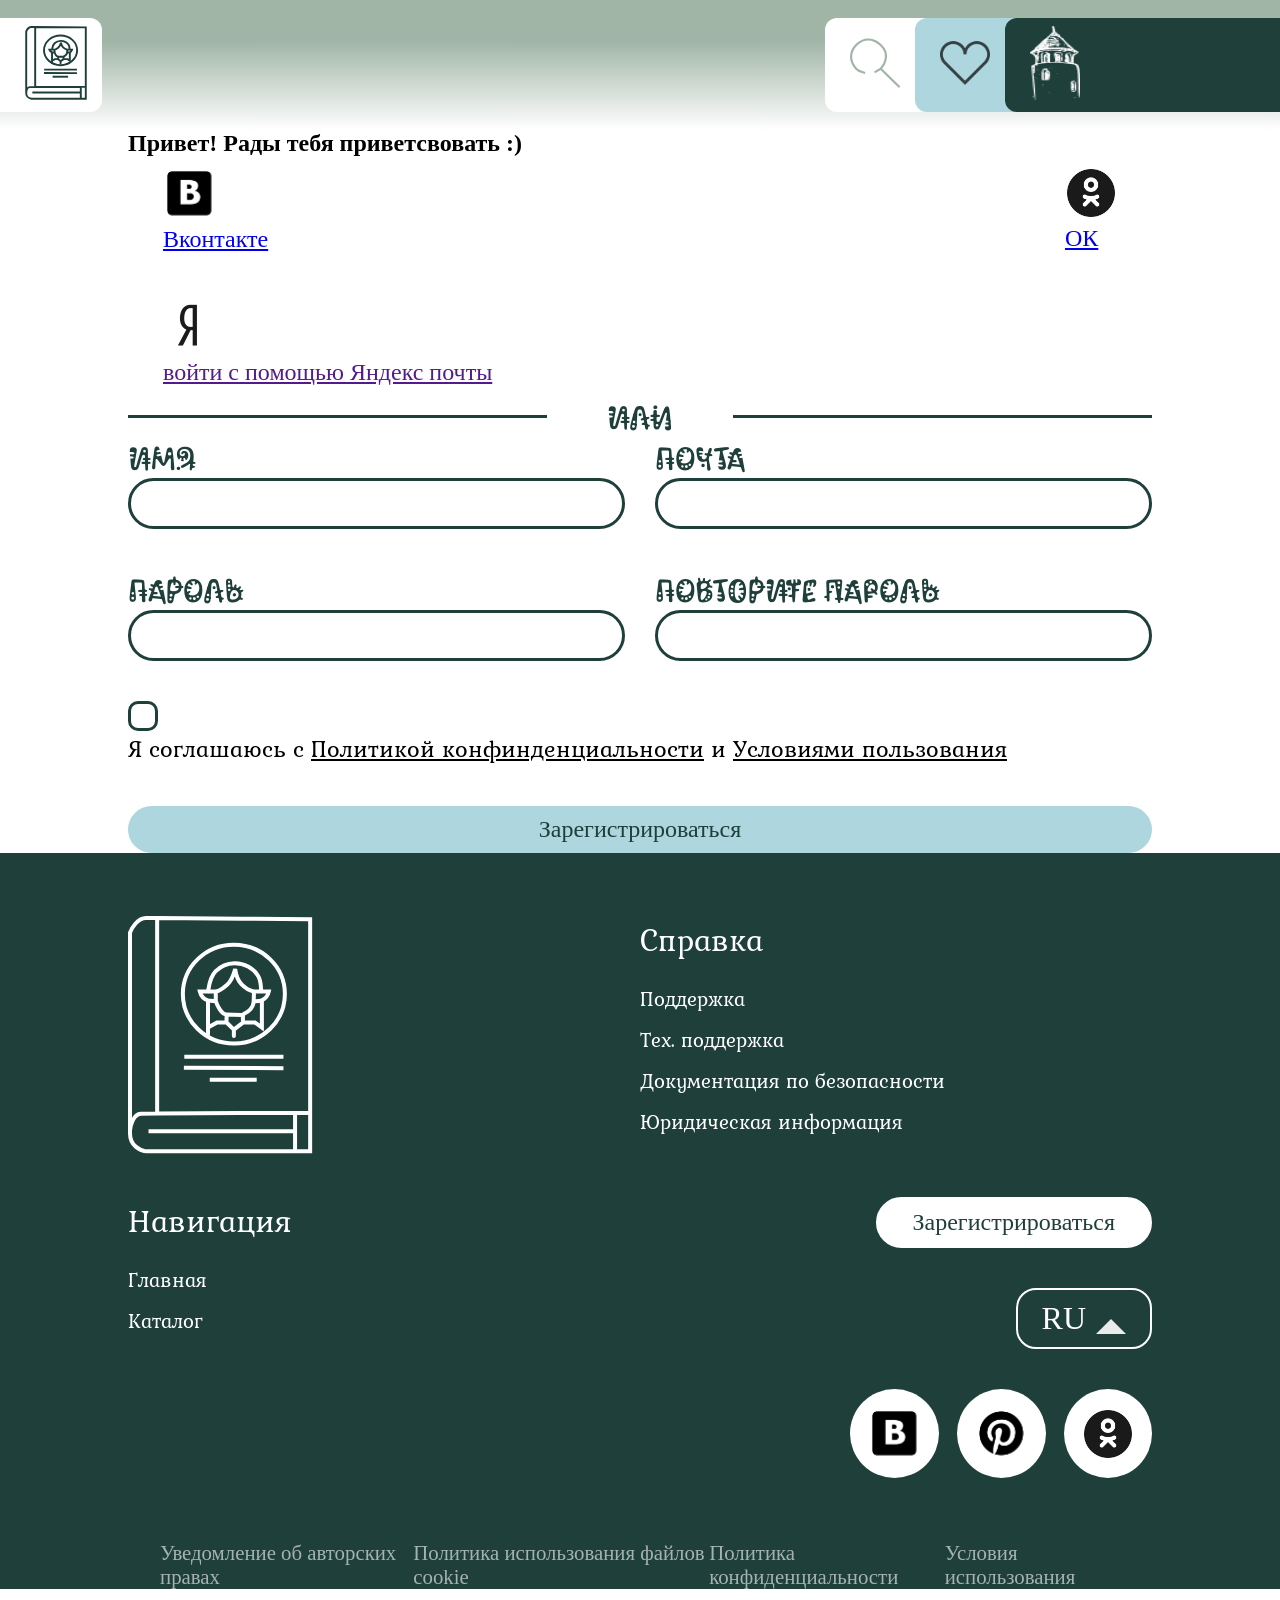
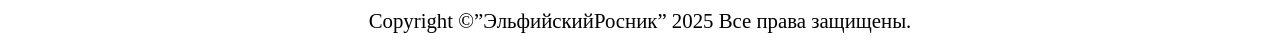
<file: pages/regidtration.html>
<!DOCTYPE html>
<html lang="ru">
<head>
    <meta charset="UTF-8">
    <meta name="viewport" content="width=device-width, initial-scale=1.0">
     <link rel="stylesheet" href="../static/css/style.css">
    <link rel="stylesheet" href="../static/css/pages/login/login.css">
    <title>Регистрация</title>
</head>
<body>
    <header class="header">
        <div class="header_block-logo">
            <a href="index.html"><img class="header_logo" src="/static/pic/base/header/logo.svg" alt="Логотип"></a>
        </div>
        <nav class="navigation">
            <div class="navigation_block-menu">
                <img class="navigation_menu" src="/static/pic/base/header/menu.png">
            </div>
            <div class="navigation_back navigation_back--white">
                <div class="navigation_block-icon">
                    <a href="search.html"><img class="navigation_icon" src="/static/pic/base/navigation/search.svg" alt="Поиск"></a>
                </div>
                <div class="navigation_back navigation_back--blue">
                    <div class="navigation_block-icon">
                        <a  href="d.html"><img class="navigation_icon" src="/static/pic/base/navigation/favorites.svg" alt="Избранное"></a>
                    </div>
                    <div class="navigation_back navigation_back--green">
                        <div class="navigation_block-icon">
                            <a href="account.html"><img class="navigation_icon" src="/static/pic/base/navigation/account.png" alt="Аккаунт"></a>
                        </div>
                    </div>
                </div>
            </div>
        </nav>
    </header>
    <main class="main">


        <section class="registration wrapper">
            <div class="decoration-block">
                <div class="decoration-block_back">
                    <div class="decoration-block_block decoration-block_block--small">
                        <img class="decoration-block_plant" src="/static/pic/base/card/gras.png" alt="растение">
                        <div class="decoration-block_decor"></div>
                    </div>
                </div>
            </div>
            <div class="registration_content">
                <h1 class="registration_title">
                    <span> Привет!</span>
                    Рады тебя приветсвовать :)
                </h1>
                <div class="authorization">
                    <div class="authorization_block">
                        <a class="btn authorization-link" href="/"> 
                            <img class="authorization-icon" src="../static/pic/base/footer/icon-vkontakte.svg" alt="вконтакте">
                            <div class="authorization-text-block">
                                <p class="authorization-text">Вконтакте</p>
                            </div>
                        </a>
                        <a class="btn authorization-link" href="/"> 
                            <img class="authorization-icon" src="../static/pic/base/footer/icon-OK.svg" alt="одноклассники">
                            <div class="authorization-text-block">
                                <p class="authorization-text" >ОК</p>
                            </div>
                        </a>
                    </div>
                    <a class="btn authorization-link authorization-link--blue" href=""> 
                        <img class="authorization-icon" src="../static/pic/base/footer/Y.png" alt="">
                        <div class="authorization-text-block">
                            <p class="authorization-text">войти с помощью Яндекс почты</p>
                        </div>
                    </a>
                </div>
                <div class="authorization_separator">
                    <div class="authorization_line"></div>
                    <p class="authorization_line-text">или</p>
                    <div class="authorization_line"></div>
                </div>
                <form class="form">
                    <div class="form_content">
                        <div class="form_block">
                            <label class="form_label">
                                Имя
                                <input class="form_input" type="text" required>
                            </label>
                            <label class="form_label">
                                Почта
                                <input class="form_input" type="email" required>
                            </label>
                        </div>
                        <div class="form_block">
                            <label class="form_label">
                                Пароль
                                <input class="form_input" type="password" required>
                            </label>
                            <label class="form_label">
                                Повторите пароль
                                <input class="form_input" type="password" required>
                            </label>
                        </div>
                        <label class="form_label-checkbox">
                            <input class="form_input-checkbox" type="checkbox">
                            Я соглашаюсь с <a class="form_link" href="/">Политикой конфинденциальности</a> и <a class="form_link" href="/">Условиями пользования</a>
                        </label>
                        <button class="btn form_button" type="submit">Зарегистрироваться</button>
                    </div>
                </form>
            </div>
        </section>
    </main>



    <footer class="footer">
        <div class="footer_container ">
            <div class="footer_content wrapper">
                <a href="/" class="footer_logo">
                    <img class="footer_logo-icon" src="/static/pic/base/footer/logo.svg" alt="логотип">
                </a>
                <div class="footer_content-text">
                    <h3 class="footer_content-title">Справка</h3>
                    <div class="footer_block-text">
                        <a class="footer_text" href="/"><p>Поддержка</p></a>
                        <a class="footer_text" href="/"><p>Тех. поддержка</p></a>
                        <a class="footer_text" href="/"><p>Документация по безопасности</p></a>
                        <a class="footer_text" href="/"><p>Юридическая информация</p></a>
                    </div>
                </div>
                <div class="footer_content-text">
                    <h3 class="footer_content-title">Навигация</h3>
                    <div class="footer_block-text">
                        <a class="footer_text" href="#"><p>Главная</p></a>
                        <a class="footer_text" href="#"><p>Каталог</p></a>
                    </div>
                </div>
                <div class="footer_btn-block">
                    <button class="btn btn--white">Зарегистрироваться</button>
                    <div class="lang">
                        <div class="lang_block lang_block--white">
                            <p class="lang_selector lang_selector--white">RU</p>
                            <div class="lang_arrow lang_arrow--white"></div>
                        </div>
                    </div>
                    <div class="footer_social">
                        <div class="footer_social-block">
                            <img class="footer_social-icon" src="/static/pic/base/footer/icon-vkontakte.svg" alt="вконтакте" />
                        </div>
                        <div class="footer_social-block">
                            <img class="footer_social-icon" src="/static/pic/base/footer/icon-pinterest.svg" alt="пинтерест" />
                        </div>
                        <div class="footer_social-block">
                            <img class="footer_social-icon" src="/static/pic/base/footer/icon-OK.svg" alt="одноклассники" />
                        </div>
                    </div>
                </div>
            </div>
            <div class="footer_politic">
                <a href="/" class="footer_politic-text" ><p>Уведомление об авторских правах</p></a>
                <a href="/" class="footer_politic-text"><p>Политика использования файлов cookie</p></a>
                <a href="/" class="footer_politic-text"><p>Политика конфиденциальности</p></a>
                <a href="/" class="footer_politic-text"><p>Условия использования</p></a>
            </div>
        </div>
        <div class="footer_company">
            <p class="footer_company-text">Copyright &copy;”ЭльфийскийРосник” 2025 Все права защищены.</p>
        </div>
        <p class="footer_decor">Эльфийский росник</p>
    </footer>
</body>
</html>
</file>
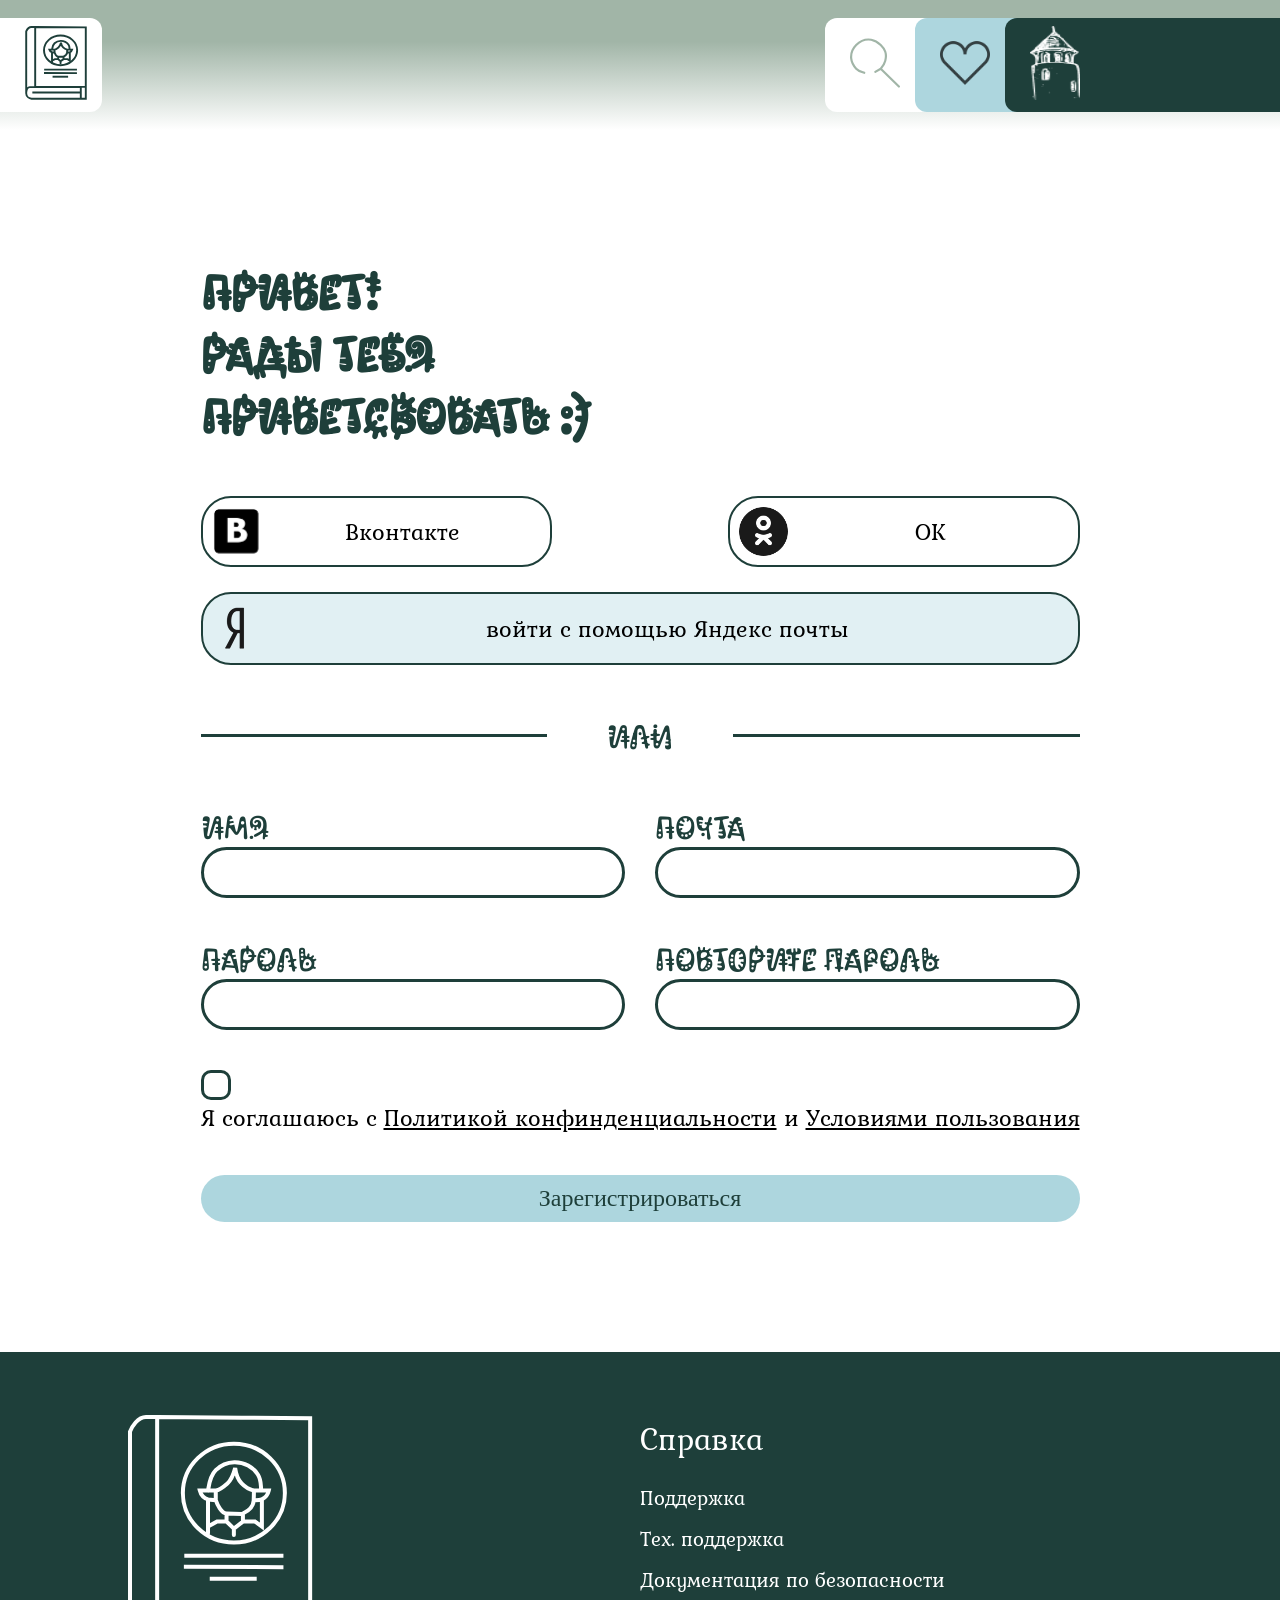
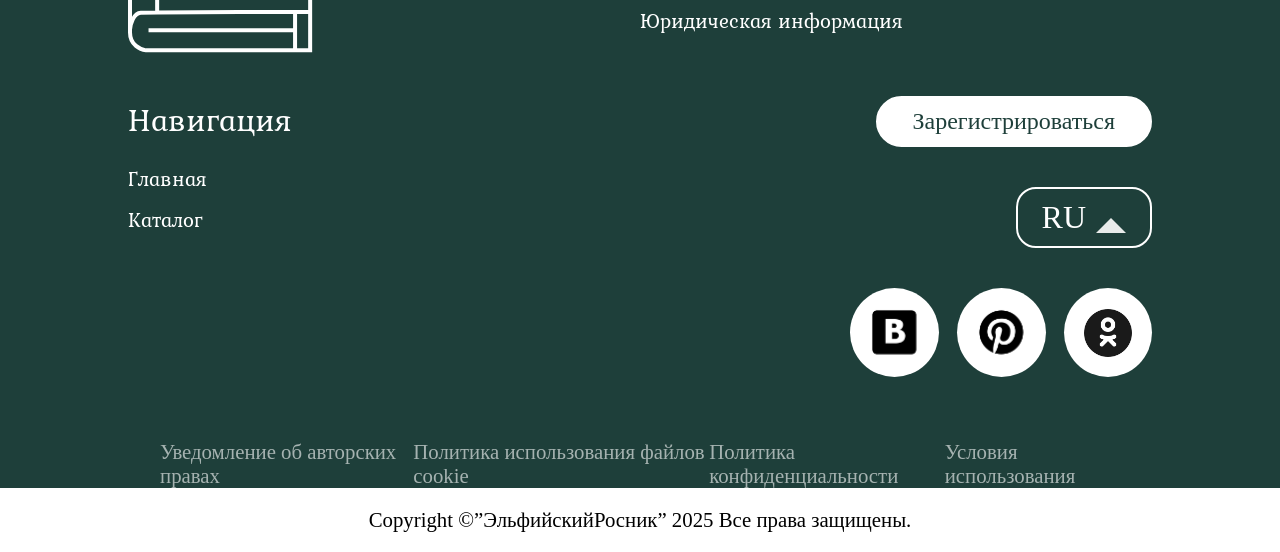
<file: pages/registration.html>
<!DOCTYPE html>
<html lang="ru">
<head>
    <meta charset="UTF-8">
    <meta name="viewport" content="width=device-width, initial-scale=1.0">
     <link rel="stylesheet" href="../static/css/style.css">
    <link rel="stylesheet" href="../static/css/pages/registration/registration.css">
    <title>Регистрация</title>
</head>
<body>
  <header class="header">
    <div class="header_block-logo">
        <img class="header_logo" src="/static/pic/base/header/logo.svg" alt="Логотип">
    </div>
    <nav class="navigation">
        <div class="navigation_block-menu">
            <img class="navigation_menu" src="/static/pic/base/header/menu.png">
        </div>
        <div class="navigation_back navigation_back--white">
            <div class="navigation_block-icon">
                <a href="search.html"><img class="navigation_icon" src="/static/pic/base/navigation/search.svg" alt="поиск"></a>
            </div>
            <div class="navigation_back navigation_back--blue">
                <div class="navigation_block-icon">
                    <a  href="d.html"><img class="navigation_icon" src="/static/pic/base/navigation/favorites.svg" alt="избранное"></a>
                </div>
                <div class="navigation_back navigation_back--green">
                    <div class="navigation_block-icon">
                        <a href="account.html"><img class="navigation_icon" src="/static/pic/base/navigation/account.png" alt="аккаунт"></a>
                    </div>
                </div>
            </div>
        </div>
    </nav>
  </header> 
    <main class="main">


        <section class="registration wrapper">
            <div class="decoration-block">
                <div class="decoration-block_back">
                    <div class="decoration-block_block decoration-block_block--small">
                        <img class="decoration-block_plant" src="/static/pic/base/card/gras.png" alt="растение">
                        <div class="decoration-block_decor"></div>
                    </div>
                </div>
            </div>
            <div class="registration_content">
                <h1 class="registration_title">
                    <span> Привет!</span>
                    Рады тебя приветсвовать :)
                </h1>
                <div class="authorization">
                    <div class="authorization_block">
                        <a class="btn authorization_link" href="/"> 
                            <img class="authorization_icon" src="../static/pic/base/footer/icon-vkontakte.svg" alt="вконтакте">
                            <div class="authorization_text-block">
                                <p class="authorization_text">Вконтакте</p>
                            </div>
                        </a>
                        <a class="btn authorization_link" href="/"> 
                            <img class="authorization_icon" src="../static/pic/base/footer/icon-OK.svg" alt="одноклассники">
                            <div class="authorization_text-block">
                                <p class="authorization_text" >ОК</p>
                            </div>
                        </a>
                    </div>
                    <a class="btn authorization_link authorization_link--blue" href=""> 
                        <img class="authorization_icon" src="../static/pic/base/footer/Y.png" alt="">
                        <div class="authorization_text-block">
                            <p class="authorization_text">войти с помощью Яндекс почты</p>
                        </div>
                    </a>
                </div>
                <div class="authorization_separator">
                    <div class="authorization_line"></div>
                    <p class="authorization_line-text">или</p>
                    <div class="authorization_line"></div>
                </div>
                <form class="form">
                    <div class="form_content">
                        <div class="form_block">
                            <label class="form_label">
                                Имя
                                <input class="form_input" type="text" required>
                            </label>
                            <label class="form_label">
                                Почта
                                <input class="form_input" type="email" required>
                            </label>
                        </div>
                        <div class="form_block">
                            <label class="form_label">
                                Пароль
                                <input class="form_input" type="password" required>
                            </label>
                            <label class="form_label">
                                Повторите пароль
                                <input class="form_input" type="password" required>
                            </label>
                        </div>
                        <label class="form_label-checkbox">
                            <input class="form_input-checkbox" type="checkbox">
                            Я соглашаюсь с <a class="form_link" href="/">Политикой конфинденциальности</a> и <a class="form_link" href="/">Условиями пользования</a>
                        </label>
                        <button class="btn form_button" type="submit">Зарегистрироваться</button>
                    </div>
                </form>
            </div>
        </section>
    </main>



    <footer class="footer">
        <div class="footer_container ">
            <div class="footer_content wrapper">
                <a href="/" class="footer_logo">
                    <img class="footer_logo-icon" src="/static/pic/base/footer/logo.svg" alt="логотип">
                </a>
                <div class="footer_content-text">
                    <h3 class="footer_content-title">Справка</h3>
                    <div class="footer_block-text">
                        <a class="footer_text" href="/"><p>Поддержка</p></a>
                        <a class="footer_text" href="/"><p>Тех. поддержка</p></a>
                        <a class="footer_text" href="/"><p>Документация по безопасности</p></a>
                        <a class="footer_text" href="/"><p>Юридическая информация</p></a>
                    </div>
                </div>
                <div class="footer_content-text">
                    <h3 class="footer_content-title">Навигация</h3>
                    <div class="footer_block-text">
                        <a class="footer_text" href="#"><p>Главная</p></a>
                        <a class="footer_text" href="#"><p>Каталог</p></a>
                    </div>
                </div>
                <div class="footer_btn-block">
                    <button class="btn btn--white">Зарегистрироваться</button>
                    <div class="lang">
                        <div class="lang_block lang_block--white">
                            <p class="lang_selector lang_selector--white">RU</p>
                            <div class="lang_arrow lang_arrow--white"></div>
                        </div>
                    </div>
                    <div class="footer_social">
                        <div class="footer_social-block">
                            <img class="footer_social-icon" src="/static/pic/base/footer/icon-vkontakte.svg" alt="вконтакте" />
                        </div>
                        <div class="footer_social-block">
                            <img class="footer_social-icon" src="/static/pic/base/footer/icon-pinterest.svg" alt="пинтерест" />
                        </div>
                        <div class="footer_social-block">
                            <img class="footer_social-icon" src="/static/pic/base/footer/icon-OK.svg" alt="одноклассники" />
                        </div>
                    </div>
                </div>
            </div>
            <div class="footer_politic">
                <a href="/" class="footer_politic-text" ><p>Уведомление об авторских правах</p></a>
                <a href="/" class="footer_politic-text"><p>Политика использования файлов cookie</p></a>
                <a href="/" class="footer_politic-text"><p>Политика конфиденциальности</p></a>
                <a href="/" class="footer_politic-text"><p>Условия использования</p></a>
            </div>
        </div>
        <div class="footer_company">
            <p class="footer_company-text">Copyright &copy;”ЭльфийскийРосник” 2025 Все права защищены.</p>
        </div>
        <p class="footer_decor">Эльфийский росник</p>
    </footer>
</body>
</html>
</file>
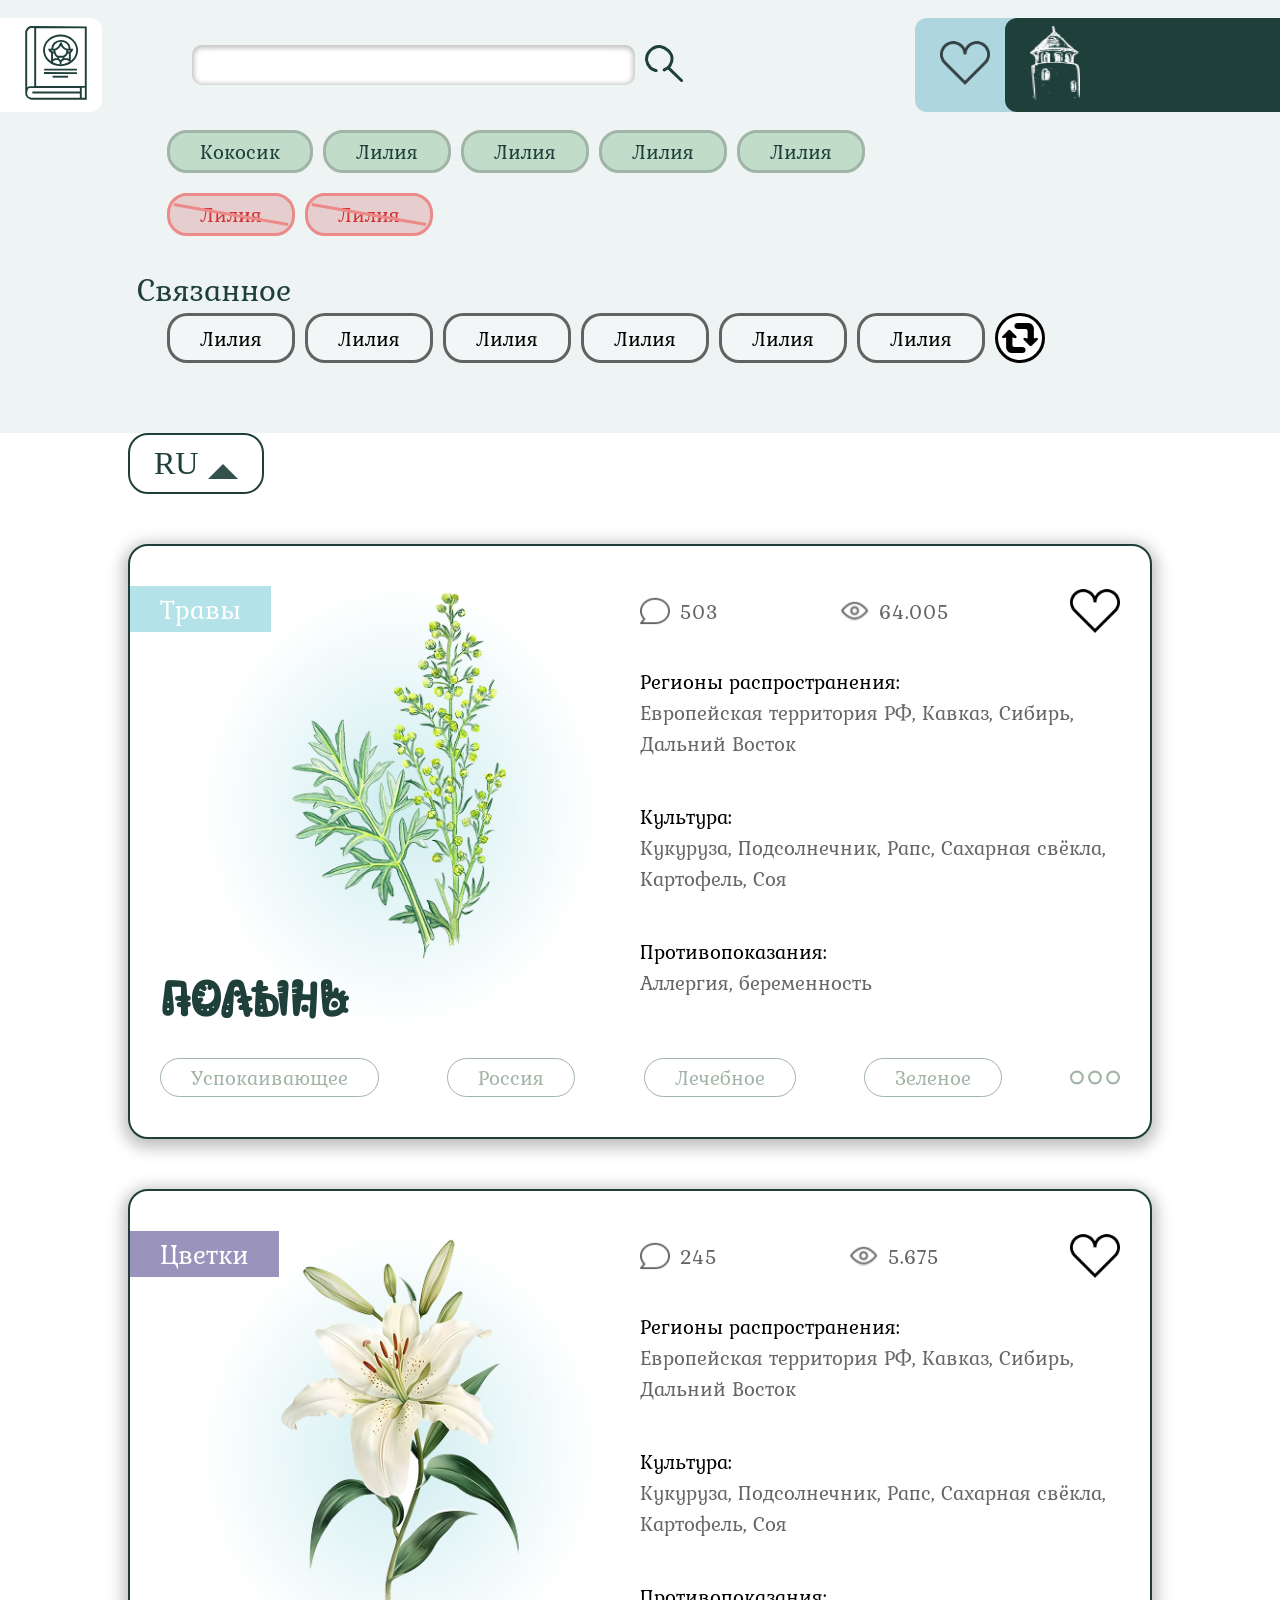
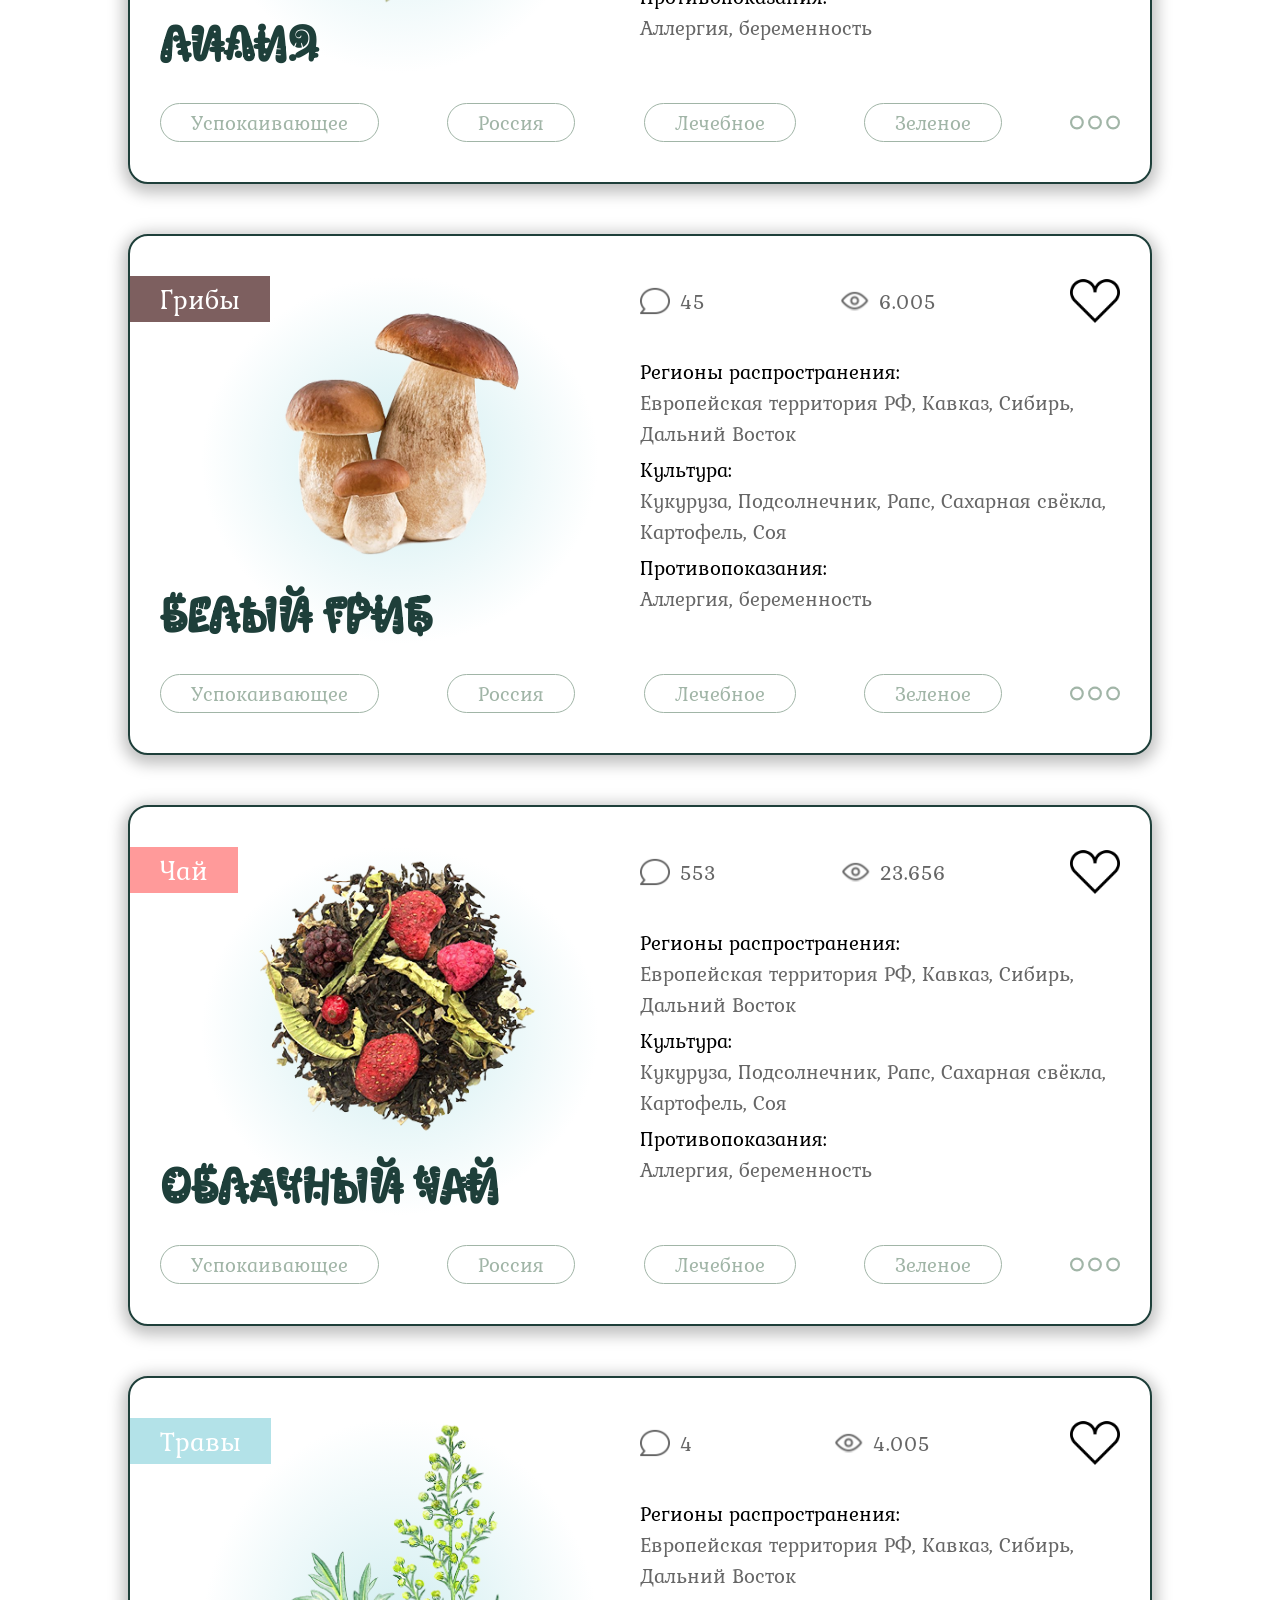
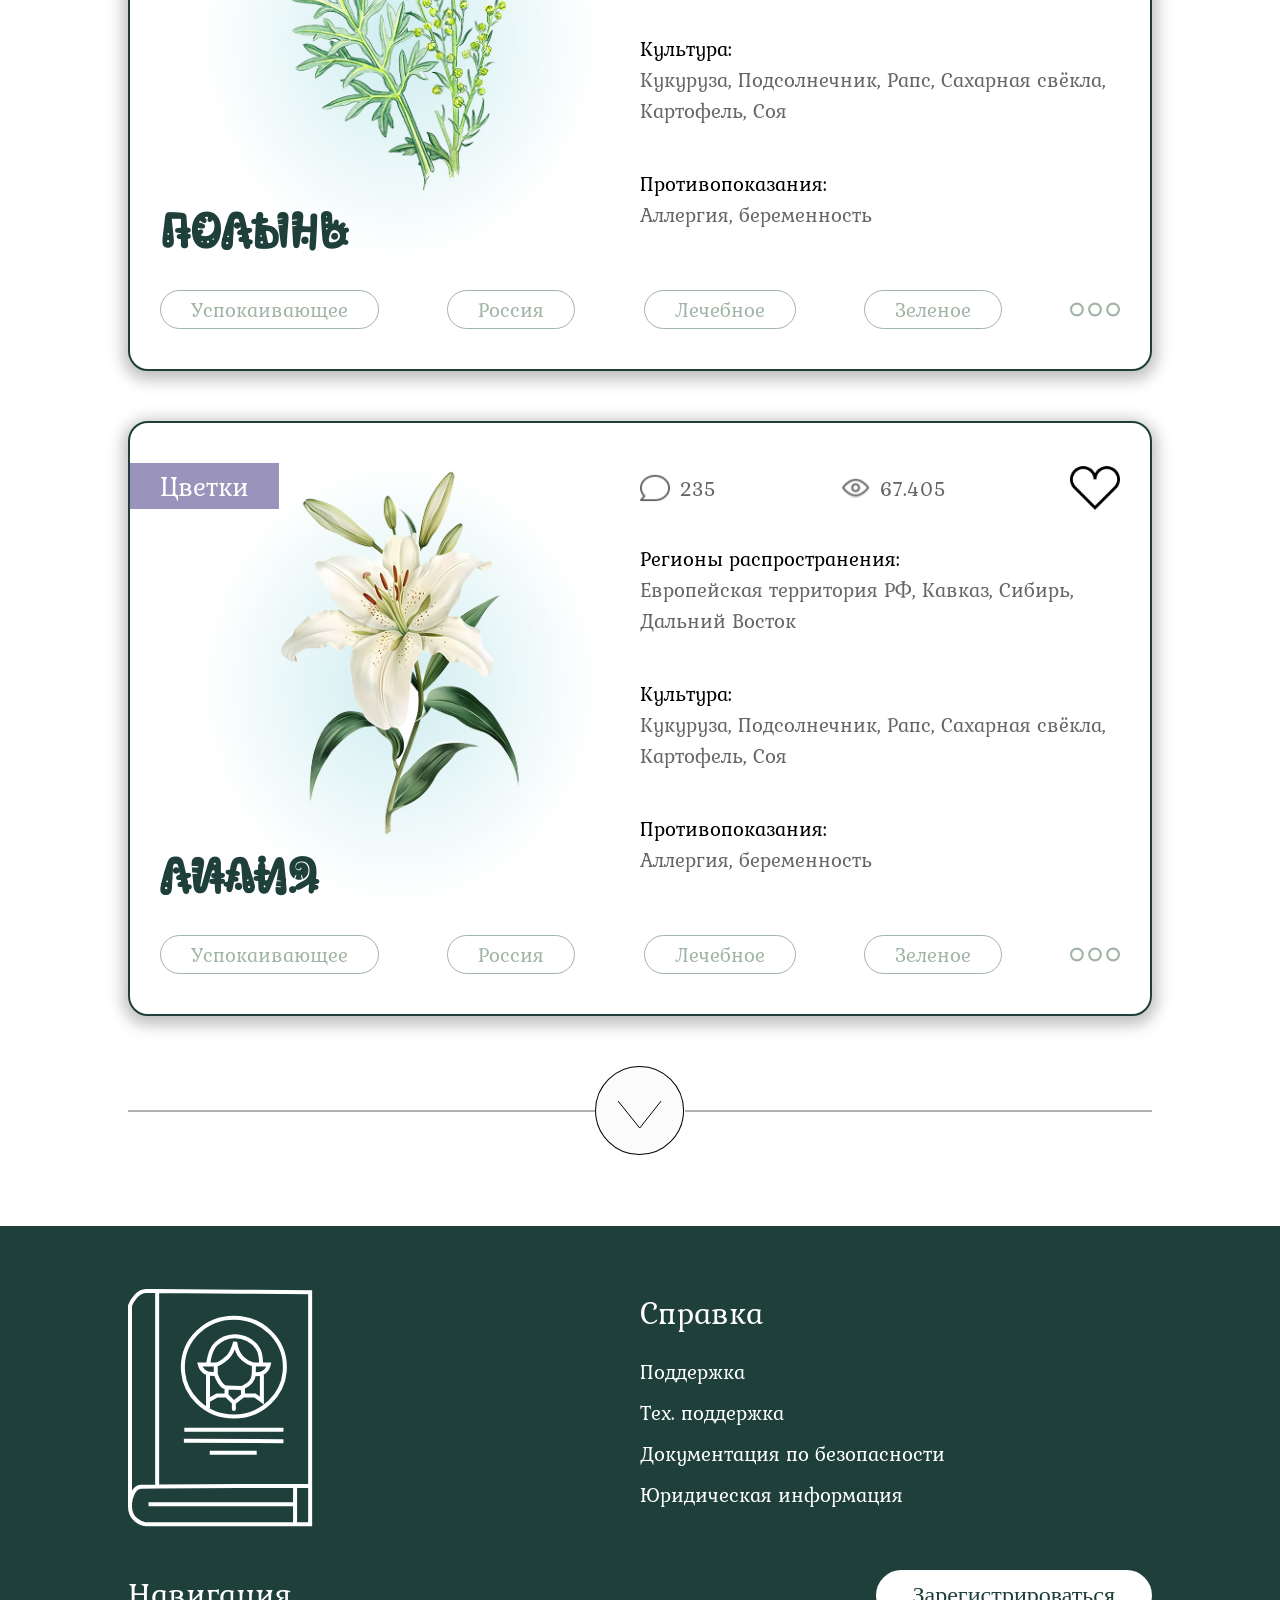
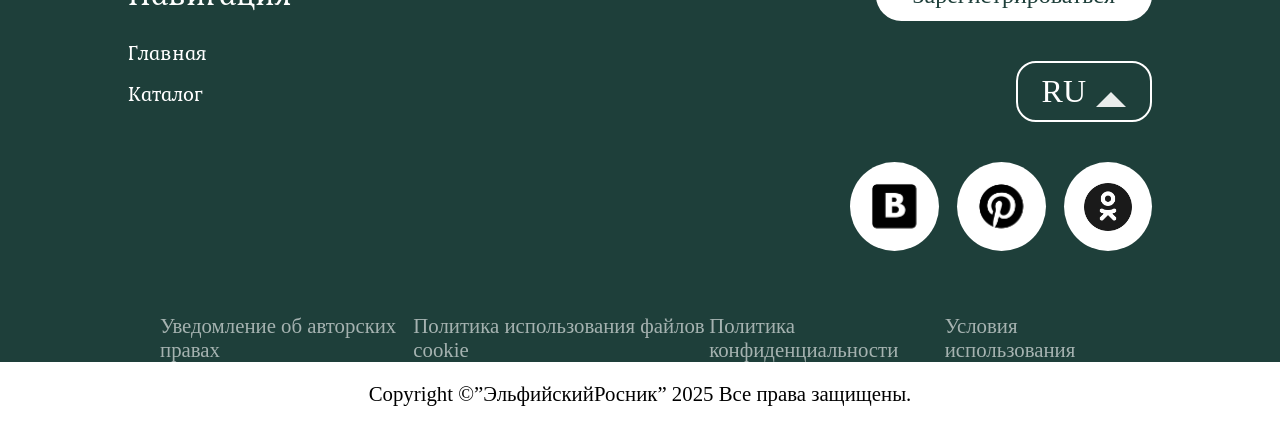
<file: pages/search.html>
<!DOCTYPE html>
<html lang="ru">
<head>
    <meta charset="UTF-8">
    <meta name="viewport" content="width=device-width, initial-scale=1.0">
    <link rel="stylesheet" href="/static/css/style.css">
    <link rel="stylesheet" href="/static/css/pages/search/blocks.css">
    <title>Поиск</title>
</head>
<body>
     <header class="header header--transparent">
        <div class="header_block-logo">
            <a href="index.html"><img class="header_logo" src="/static/pic/base/header/logo.svg" alt="Логотип"></a>
        </div>
        <div class="header_search">
            <label class="header_search-label">
                <input class="header_search-input" />
            </label>
            <button type="button" class="header_search-btn"><img src="/static/pic/search/header/search.svg"></button>
        </div>
        <nav class="navigation">
            <div class="navigation_block-menu">
                <img class="navigation_menu" src="/static/pic/base/header/menu.png" alt="меню">
            </div>
                <div class="navigation_back navigation_back--blue">
                    <div class="navigation_block-icon">
                        <a  href="favorite.html"><img class="navigation_icon" src="/static/pic/base/navigation/favorites.svg" alt="Избранное"></a>
                    </div>
                    <div class="navigation_back navigation_back--green">
                        <div class="navigation_block-icon">
                            <a href="account.html"><img class="navigation_icon" src="/static/pic/base/navigation/account.png" alt="Аккаунт"></a>
                        </div>
                    </div>
                </div>
        </nav>
    </header>
    <section class="search-help">
        <div class="search-help_container wrapper">
            <div class="search-help_tags">
                <div class="search-help_tag-list">
                    <div class="tag tag--active">
                        <p>Кокосик</p>
                    </div>
                    <div class="tag tag--active">
                        <p>Лилия</p>
                    </div>
                    <div class="tag tag--active">
                        <p>Лилия</p>
                    </div>
                    <div class="tag tag--active">
                        <p>Лилия</p>
                    </div>
                    <div class="tag tag--active">
                        <p>Лилия</p>
                    </div>
                </div>
                <div class="search-help_tag-list">
                    <div class="tag tag--deactive">
                        <p>Лилия</p>
                    </div>
                    <div class="tag tag--deactive">
                        <p>Лилия</p>
                    </div>
                </div>
            </div>
            <div class="search-help_addition">
                <h2 class="search-help_addition-title">Связанное</h2>
                <div class="search-help_tag-list">
                    <div class="tag">
                        <p>Лилия</p>
                    </div>
                    <div class="tag">
                        <p>Лилия</p>
                    </div>
                    <div class="tag">
                        <p>Лилия</p>
                    </div>
                    <div class="tag">
                        <p>Лилия</p>
                    </div>
                    <div class="tag">
                        <p>Лилия</p>
                    </div>
                    <div class="tag">
                        <p>Лилия</p>
                    </div>
                    <button type="button" class="search-help_change-block">
                        <img class="search-help_change-icon" src="/static/pic/search/search-help/change.svg" alt="Изменить" />
                    </button>
                </div>
            </div>
        </div>
    </section>
    <main class="main">
        <section class="catalog wrapper">
            <div class="catalog_header">
                <div class="lang">
                    <div class="lang_block">
                        <p class="lang_selector">RU</p>
                        <div class="lang_arrow"></div>
                    </div>
                </div>
                <div class="catalog_button-block">
                    <button class="catalog_button" >
                        <img class="catalog_button-icon" src="/static/pic/base/catalog/icon-amount-one.svg" alt="отображение по одному" />
                    </button>
                    <button class="catalog_button catalog_button--active">
                        <img class="catalog_button-icon" src="/static/pic/base/catalog/icon-amount-two.svg" alt="отображение по два" /> 
                    </button>
                </div>
            </div>
            <div class="catalog_content">
                <article class="card">
                    <div class="card_content">
                        <div class="card_content-main">
                            <img class="card_img" src="/static/pic/base/card/grass.png" alt="">
                            <h3 class="card_title">Полынь</h3>
                        </div>
                        <div class="card_content-text">
                            <div class="card_rating">
                                <div class="card_rating-block">
                                    <img class="card_rating-icon" src="/static/pic/base/card/comments.svg" alt="комментарии">
                                    <p class="card_rating-text">503</p>
                                </div>
                                <div class="card_rating-block">
                                    <img class="card_rating-icon" src="/static/pic/base/card/views.svg" alt="просмотры">
                                    <p class="card_rating-text">64.005</p>
                                </div>
                                <div class="card_favorite" ></div>
                            </div>
                            <div class="card_info">
                                <div class="card_info-block">
                                    <h4 class="card_info-title">Регионы распространения:</h4>
                                    <p  class="card_info-text">
                                        Европейская территория РФ, Кавказ,
                                        Сибирь, Дальний Восток
                                    </p>
                                </div>
                                <div class="card_info-block">
                                    <h4 class="card_info-title">Культура:</h4>
                                    <p class="card_info-text">
                                        Кукуруза, Подсолнечник, Рапс, 
                                        Сахарная свёкла, Картофель, Соя
                                    </p>
                                </div>
                                <div class="card_info-block">
                                    <h4 class="card_info-title">Противопоказания:</h4>
                                    <p class="card_info-text">Аллергия, беременность</p>
                                </div>
                            </div>
                        </div>
                    </div>
                    <div class="card_footer">
                        <div class="tag tag--green">
                            <p>Успокаивающее</p>
                        </div>
                        <div class="tag tag--green">
                            <p>Россия</p>
                        </div>
                        <div class="tag tag--green">
                            <p>Лечебное</p>
                        </div>
                        <div class="tag tag--green">
                            <p>Зеленое</p>
                        </div>
                        <img class="card_dop" src="/static/pic/base/card/dop.svg" alt="">
                    </div>
                    <div class="card_category card_category--grass">
                        <p class="card_category-title">Травы</p>
                    </div>
                </article>
                <article class="card">
                    <div class="card_content">
                        <div class="card_content-main">
                            <img class="card_img" src="/static/pic/base/card/flover.png" alt="растение">
                            <h3 class="card_title">Лилия</h3>
                        </div>
                        <div class="card_content-text">
                            <div class="card_rating">
                                <div class="card_rating-block">
                                    <img class="card_rating-icon" src="/static/pic/base/card/comments.svg" alt="комментарии">
                                    <p class="card_rating-text">245</p>
                                </div>
                                <div class="card_rating-block">
                                    <img class="card_rating-icon" src="/static/pic/base/card/views.svg" alt="просмотры">
                                    <p class="card_rating-text">5.675</p>
                                </div>
                                <div class="card_favorite"></div>
                            </div>
                            <div class="card_info">
                                <div class="card_info-block">
                                    <h4 class="card_info-title">Регионы распространения:</h4>
                                    <p  class="card_info-text">
                                        Европейская территория РФ, Кавказ,
                                        Сибирь, Дальний Восток
                                    </p>
                                </div>
                                <div class="card_info-block">
                                    <h4 class="card_info-title">Культура:</h4>
                                    <p class="card_info-text">
                                        Кукуруза, Подсолнечник, Рапс, 
                                        Сахарная свёкла, Картофель, Соя
                                    </p>
                                </div>
                                <div class="card_info-block">
                                    <h4 class="card_info-title">Противопоказания:</h4>
                                    <p class="card_info-text">Аллергия, беременность</p>
                                </div>
                            </div>
                        </div>
                    </div>
                    <div class="card_footer">
                        <div class="tag tag--green">
                            <p>Успокаивающее</p>
                        </div>
                        <div class="tag tag--green">
                            <p>Россия</p>
                        </div>
                        <div class="tag tag--green">
                            <p>Лечебное</p>
                        </div>
                        <div class="tag tag--green">
                            <p>Зеленое</p>
                        </div>
                        <img class="card_dop" src="/static/pic/base/card/dop.svg" alt="">
                    </div>
                    <div class="card_category card_category--flower">
                        <p class="card_category-title">Цветки</p>
                    </div>
                </article>
                <article class="card">
                    <div class="card_content">
                        <div class="card_content-main">
                            <img class="card_img" src="/static/pic/base/card/mush.png" alt="">
                            <h3 class="card_title">белый гриб</h3>
                        </div>
                        <div class="card_content-text">
                            <div class="card_rating">
                                <div class="card_rating-block">
                                    <img class="card_rating-icon" src="/static/pic/base/card/comments.svg" alt="комментарии">
                                    <p class="card_rating-text">45</p>
                                </div>
                                <div class="card_rating-block">
                                    <img class="card_rating-icon" src="/static/pic/base/card/views.svg" alt="просмотры">
                                    <p class="card_rating-text">6.005</p>
                                </div>
                                <div class="card_favorite" ></div>
                            </div>
                            <div class="card_info">
                                <div class="card_info-block">
                                    <h4 class="card_info-title">Регионы распространения:</h4>
                                    <p  class="card_info-text">
                                        Европейская территория РФ, Кавказ,
                                        Сибирь, Дальний Восток
                                    </p>
                                </div>
                                <div class="card_info-block">
                                    <h4 class="card_info-title">Культура:</h4>
                                    <p class="card_info-text">
                                        Кукуруза, Подсолнечник, Рапс, 
                                        Сахарная свёкла, Картофель, Соя
                                    </p>
                                </div>
                                <div class="card_info-block">
                                    <h4 class="card_info-title">Противопоказания:</h4>
                                    <p class="card_info-text">Аллергия, беременность</p>
                                </div>
                            </div>
                        </div>
                    </div>
                    <div class="card_footer">
                        <div class="tag tag--green">
                            <p>Успокаивающее</p>
                        </div>
                        <div class="tag tag--green">
                            <p>Россия</p>
                        </div>
                        <div class="tag tag--green">
                            <p>Лечебное</p>
                        </div>
                        <div class="tag tag--green">
                            <p>Зеленое</p>
                        </div>
                        <img class="card_dop" src="/static/pic/base/card/dop.svg" alt="">
                    </div>
                    <div class="card_category card_category--mushroom">
                        <p class="card_category-title">Грибы</p>
                    </div>
                </article>
                <article class="card">
                    <div class="card_content">
                        <div class="card_content-main">
                            <img class="card_img" src="/static/pic/base/card/tea.png" alt="">
                            <h3 class="card_title">Облачный чай</h3>
                        </div>
                        <div class="card_content-text">
                            <div class="card_rating">
                                <div class="card_rating-block">
                                    <img class="card_rating-icon" src="/static/pic/base/card/comments.svg" alt="комментарии">
                                    <p class="card_rating-text">553</p>
                                </div>
                                <div class="card_rating-block">
                                    <img class="card_rating-icon" src="/static/pic/base/card/views.svg" alt="просмотры">
                                    <p class="card_rating-text">23.656</p>
                                </div>
                                <div class="card_favorite" ></div>
                            </div>
                            <div class="card_info">
                                <div class="card_info-block">
                                    <h4 class="card_info-title">Регионы распространения:</h4>
                                    <p  class="card_info-text">
                                        Европейская территория РФ, Кавказ,
                                        Сибирь, Дальний Восток
                                    </p>
                                </div>
                                <div class="card_info-block">
                                    <h4 class="card_info-title">Культура:</h4>
                                    <p class="card_info-text">
                                        Кукуруза, Подсолнечник, Рапс, 
                                        Сахарная свёкла, Картофель, Соя
                                    </p>
                                </div>
                                <div class="card_info-block">
                                    <h4 class="card_info-title">Противопоказания:</h4>
                                    <p class="card_info-text">Аллергия, беременность</p>
                                </div>
                            </div>
                        </div>
                    </div>
                    <div class="card_footer">
                        <div class="tag tag--green">
                            <p>Успокаивающее</p>
                        </div>
                        <div class="tag tag--green">
                            <p>Россия</p>
                        </div>
                        <div class="tag tag--green">
                            <p>Лечебное</p>
                        </div>
                        <div class="tag tag--green">
                            <p>Зеленое</p>
                        </div>
                        <img class="card_dop" src="/static/pic/base/card/dop.svg" alt="">
                    </div>
                    <div class="card_category card_category--collection">
                        <p class="card_category-title">Чай</p>
                    </div>
                </article>
                <article class="card">
                    <div class="card_content">
                        <div class="card_content-main">
                            <img class="card_img" src="/static/pic/base/card/grass.png" alt="">
                            <h3 class="card_title">Полынь</h3>
                        </div>
                        <div class="card_content-text">
                            <div class="card_rating">
                                <div class="card_rating-block">
                                    <img class="card_rating-icon" src="/static/pic/base/card/comments.svg" alt="комментарии">
                                    <p class="card_rating-text">4</p>
                                </div>
                                <div class="card_rating-block">
                                    <img class="card_rating-icon" src="/static/pic/base/card/views.svg" alt="просмотры">
                                    <p class="card_rating-text">4.005</p>
                                </div>
                                <div class="card_favorite" ></div>
                            </div>
                            <div class="card_info">
                                <div class="card_info-block">
                                    <h4 class="card_info-title">Регионы распространения:</h4>
                                    <p  class="card_info-text">
                                        Европейская территория РФ, Кавказ,
                                        Сибирь, Дальний Восток
                                    </p>
                                </div>
                                <div class="card_info-block">
                                    <h4 class="card_info-title">Культура:</h4>
                                    <p class="card_info-text">
                                        Кукуруза, Подсолнечник, Рапс, 
                                        Сахарная свёкла, Картофель, Соя
                                    </p>
                                </div>
                                <div class="card_info-block">
                                    <h4 class="card_info-title">Противопоказания:</h4>
                                    <p class="card_info-text">Аллергия, беременность</p>
                                </div>
                            </div>
                        </div>
                    </div>
                    <div class="card_footer">
                        <div class="tag tag--green">
                            <p>Успокаивающее</p>
                        </div>
                        <div class="tag tag--green">
                            <p>Россия</p>
                        </div>
                        <div class="tag tag--green">
                            <p>Лечебное</p>
                        </div>
                        <div class="tag tag--green">
                            <p>Зеленое</p>
                        </div>
                        <img class="card_dop" src="/static/pic/base/card/dop.svg" alt="">
                    </div>
                    <div class="card_category card_category--grass">
                        <p class="card_category-title">Травы</p>
                    </div>
                </article>
                <article class="card">
                    <div class="card_content">
                        <div class="card_content-main">
                            <img class="card_img" src="/static/pic/base/card/flover.png" alt="">
                            <h3 class="card_title">Лилия</h3>
                        </div>
                        <div class="card_content-text">
                            <div class="card_rating">
                                <div class="card_rating-block">
                                    <img class="card_rating-icon" src="/static/pic/base/card/comments.svg" alt="комментарии">
                                    <p class="card_rating-text">235</p>
                                </div>
                                <div class="card_rating-block">
                                    <img class="card_rating-icon" src="/static/pic/base/card/views.svg" alt="просмотры">
                                    <p class="card_rating-text">67.405</p>
                                </div>
                                <div class="card_favorite"></div>
                            </div>
                            <div class="card_info">
                                <div class="card_info-block">
                                    <h4 class="card_info-title">Регионы распространения:</h4>
                                    <p  class="card_info-text">
                                        Европейская территория РФ, Кавказ,
                                        Сибирь, Дальний Восток
                                    </p>
                                </div>
                                <div class="card_info-block">
                                    <h4 class="card_info-title">Культура:</h4>
                                    <p class="card_info-text">
                                        Кукуруза, Подсолнечник, Рапс, 
                                        Сахарная свёкла, Картофель, Соя
                                    </p>
                                </div>
                                <div class="card_info-block">
                                    <h4 class="card_info-title">Противопоказания:</h4>
                                    <p class="card_info-text">Аллергия, беременность</p>
                                </div>
                            </div>
                        </div>
                    </div>
                    <div class="card_footer">
                        <div class="tag tag--green">
                            <p>Успокаивающее</p>
                        </div>
                        <div class="tag tag--green">
                            <p>Россия</p>
                        </div>
                        <div class="tag tag--green">
                            <p>Лечебное</p>
                        </div>
                        <div class="tag tag--green">
                            <p>Зеленое</p>
                        </div>
                        <img class="card_dop" src="/static/pic/base/card/dop.svg" alt="">
                    </div>
                    <div class="card_category card_category--flower">
                        <p class="card_category-title">Цветки</p>
                    </div>
                </article>
                
            </div>
            <div class="catalog_pagination">
                <div class="catalog_pagination-line"></div>
                <img class="catalog_pagination-icon" src="/static/pic/base/catalog/paginat.svg" alt="">
                <div class="catalog_pagination-line"></div>

            </div>
        </section>
    </main>
    <footer class="footer">
        <div class="footer_container ">
            <div class="footer_content wrapper">
                <a href="/" class="footer_logo">
                    <img class="footer_logo-icon" src="/static/pic/base/footer/logo.svg" alt="логотип">
                </a>
                <div class="footer_content-text">
                    <h3 class="footer_content-title">Справка</h3>
                    <div class="footer_block-text">
                        <a class="footer_text" href="/"><p>Поддержка</p></a>
                        <a class="footer_text" href="/"><p>Тех. поддержка</p></a>
                        <a class="footer_text" href="/"><p>Документация по безопасности</p></a>
                        <a class="footer_text" href="/"><p>Юридическая информация</p></a>
                    </div>
                </div>
                <div class="footer_content-text">
                    <h3 class="footer_content-title">Навигация</h3>
                    <div class="footer_block-text">
                        <a class="footer_text" href="#"><p>Главная</p></a>
                        <a class="footer_text" href="#"><p>Каталог</p></a>
                    </div>
                </div>
                <div class="footer_btn-block">
                    <button class="btn btn--white">Зарегистрироваться</button>
                    <div class="lang">
                        <div class="lang_block lang_block--white">
                            <p class="lang_selector lang_selector--white">RU</p>
                            <div class="lang_arrow lang_arrow--white"></div>
                        </div>
                    </div>
                    <div class="footer_social">
                        <div class="footer_social-block">
                            <img class="footer_social-icon" src="/static/pic/base/footer/icon-vkontakte.svg" alt="вконтакте" />
                        </div>
                        <div class="footer_social-block">
                            <img class="footer_social-icon" src="/static/pic/base/footer/icon-pinterest.svg" alt="пинтерест" />
                        </div>
                        <div class="footer_social-block">
                            <img class="footer_social-icon" src="/static/pic/base/footer/icon-OK.svg" alt="одноклассники" />
                        </div>
                    </div>
                </div>
            </div>
            <div class="footer_politic">
                <a href="/" class="footer_politic-text" ><p>Уведомление об авторских правах</p></a>
                <a href="/" class="footer_politic-text"><p>Политика использования файлов cookie</p></a>
                <a href="/" class="footer_politic-text"><p>Политика конфиденциальности</p></a>
                <a href="/" class="footer_politic-text"><p>Условия использования</p></a>
            </div>
        </div>
        <div class="footer_company">
            <p class="footer_company-text">Copyright &copy;”ЭльфийскийРосник” 2025 Все права защищены.</p>
        </div>
        <p class="footer_decor">Эльфийский росник</p>
    </footer>
</body>
</html>
</file>
<file: static/css/style.css>
@import url('./base/base.css');
@import url('./fonts/fonts.css');

*{
    padding: 0;
    margin: 0;
    box-sizing: border-box;
}
.main{
    display: flex;
    flex-direction: column;
    align-items: center;
    justify-content: center;
}
</file>
<file: static/css/pages/account/blocks.css>
@import url('./blocks/header.css');
@import url('./blocks/account-hat.css');
@import url('./blocks/info.css');
</file>
<file: static/css/pages/errors/error.css>
.error{
    display: flex;
    flex-direction: column;
    justify-content: center;
    align-items: center;
}
.error_arrow-block{

}
.error_number{
    font-size: 20rem;
    font-family: 'Kablammo';
    font-weight: normal;
    color: var(--darkGreen);
    z-index: -1;
    opacity: .6;
}
.error_title{
    transform: translateY(-120px);
    font-size: 6rem;
    font-family: 'Kablammo';
    font-weight: normal;
    color: var(--darkGreen);

}
.error_number--blue{
    color: var(--lightBlue);
}

.error_arrow-block{
    display: flex;
    justify-content: center;
    align-items: center;
    padding: 11px;
    background-color: var(--white);
    border-radius: 50px;
}
.error_title-block{
    display: flex;
    width: 100%;
    justify-content: center;
    flex-direction: column;
    align-items: center;
}


@media (max-width:700px) {
    html{
        font-size: 10px;
    }
    .error_title{
        transform: translateY(-80px);
        text-align: center;
    }
}
@media (max-width:400px) {
    .wrapper{
        width: 100%;
    }
    html{
        font-size: 8px;
    }
    .error_title{
        transform: translateY(-70px);
    }
}
</file>
<file: static/css/pages/favorite/blocks.css>
@import url('blocks/constructor.css');

.favorites{
    display: grid;
    padding: 70px 0 70px 100px;
    grid-template-columns: 3fr 2fr;
    gap: 70px;
}
@media (max-width: 1920px) {
    .wrapper{
        width: 90%;
    }   
}
@media (max-width: 500px) {
    .favorites{
        padding: 20px;
        display: flex;
        flex-direction: column;
        width: 100%;
    }
}
</file>
<file: static/css/pages/main/blocks.css>
@import url('./blocks/hero.css');
@import url('./blocks/activity.css');

@media (max-width: 450px) {
    html{
        font-size: 12px;
    }       
}
@media (max-width: 390px) {
    html{
        font-size: 10px;
    }       
}
</file>
<file: static/css/pages/login/login.css>
.login{
    position: relative;
    padding: 130px 0;
    display: grid;
    grid-template-columns: 1fr 1fr;
    gap: 100px;
}
.login_decoration{
    position: relative;
    height: 100%;
}
.login_content{
    display: flex;
    flex-direction: column;
    gap: 50px
}
.login_title{
    font-family: 'Kablammo';
    font-size: 3rem;
    color: var(--darkGreen);
    max-width: 520px;
    display: flex;
    flex-direction: column;
}
@media (max-width: 1700px) {
    .login{
        display: flex;
        justify-content: center;
        align-items: center;
    }
}
@media (max-width: 700px) {
    .wrapper{
        width: 90%;
    }
}
</file>
<file: static/css/pages/registration/registration.css>
.registration{
    position: relative;
    padding: 130px 0;
    display: grid;
    grid-template-columns: 1fr 1fr;
    gap: 100px;
}
.registration_decoration{
    position: relative;
    height: 100%;
}
.registration_content{
    display: flex;
    flex-direction: column;
    gap: 50px
}
.registration_title{
    font-family: 'Kablammo';
    font-size: 3rem;
    color: var(--darkGreen);
    max-width: 520px;
    display: flex;
    flex-direction: column;
}
@media (max-width: 1700px) {
    .registration{
        display: flex;
        justify-content: center;
        align-items: center;
    }
}
@media (max-width: 700px) {
    .wrapper{
        width: 90%;
    }
}
</file>
<file: static/css/pages/search/blocks.css>
@import url('./blocks/header.css');
@import url('./blocks/search-help.css');
</file>
